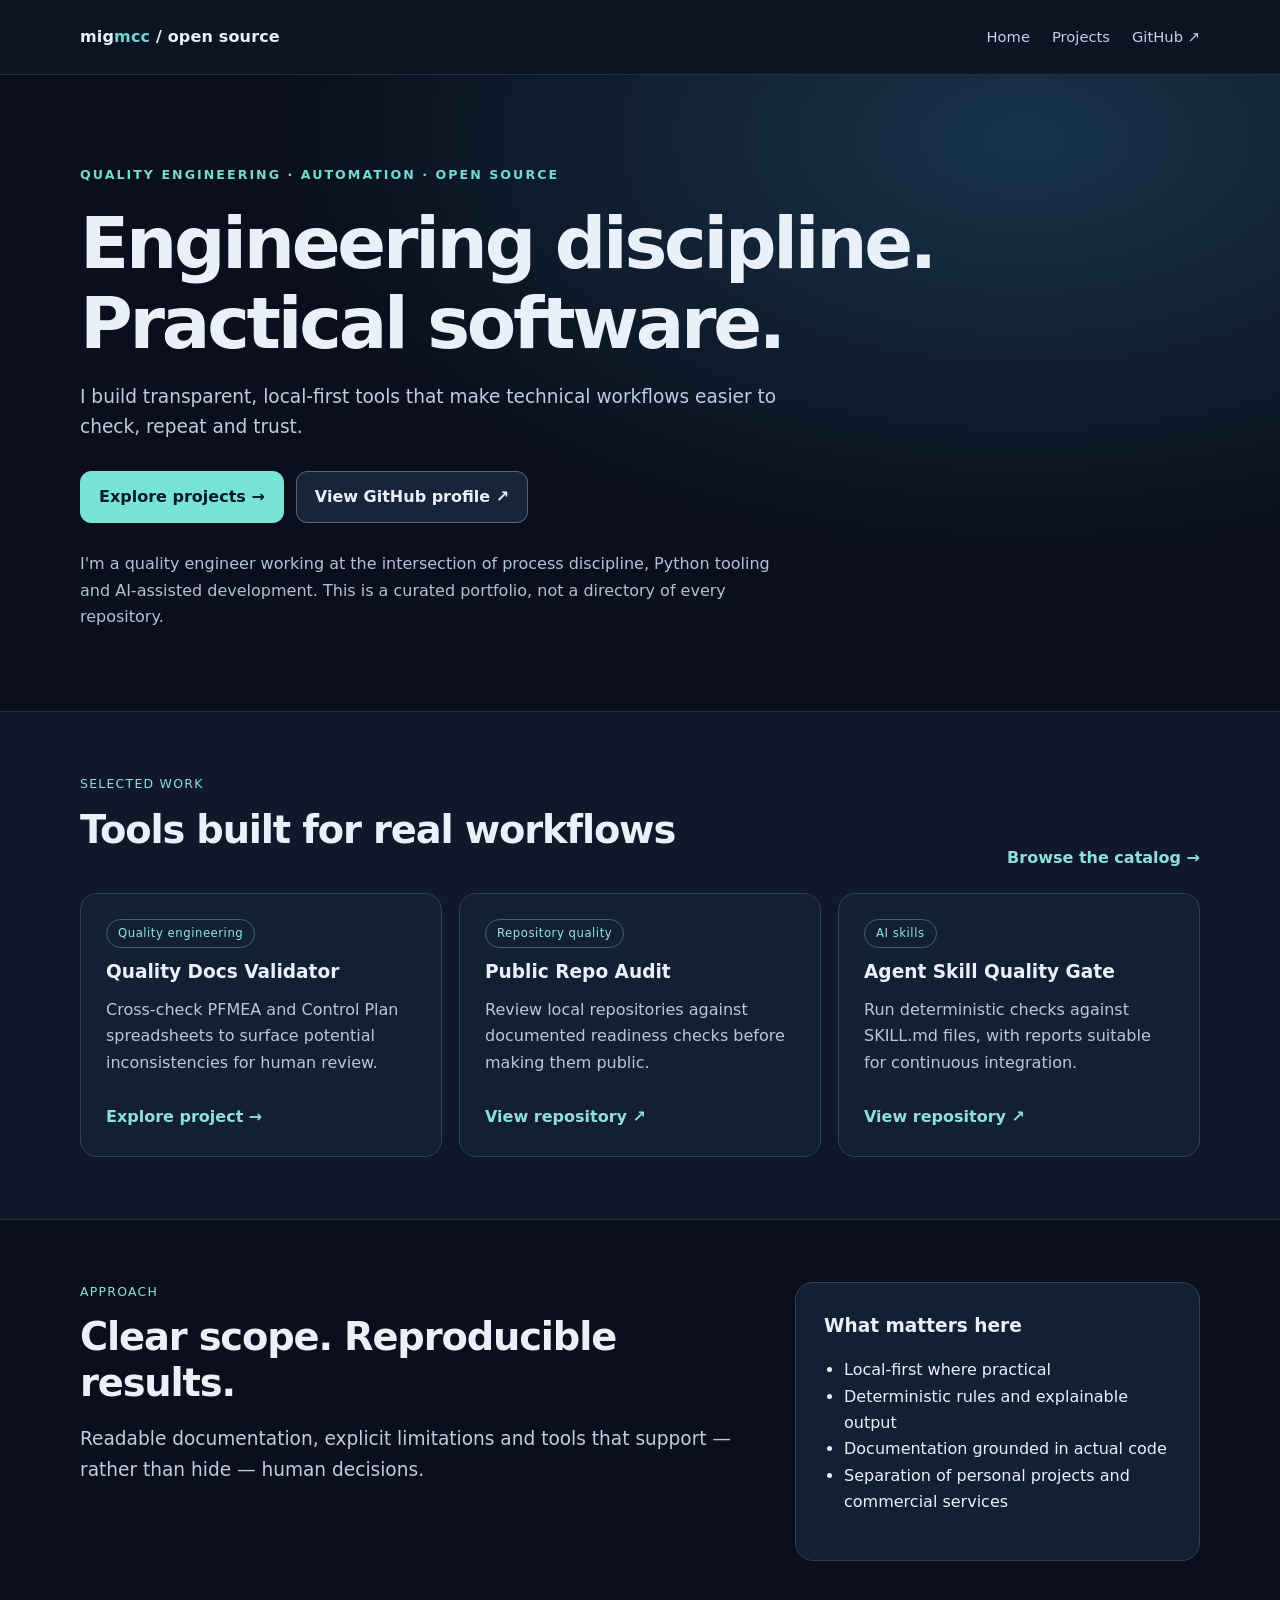
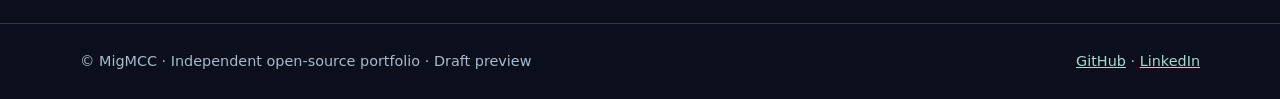
<file: portal-preview/index.html>
<!doctype html><html lang="en"><head><meta charset="utf-8"><meta name="viewport" content="width=device-width,initial-scale=1"><meta name="robots" content="noindex,nofollow"><meta name="theme-color" content="#0a0f1b"><title>MigMCC | Quality Engineering & Open-Source Developer Tools</title><meta name="description" content="Explore open-source developer tools for quality engineering, software audits, and AI-assisted workflows by Miguel, based in Portugal."><link rel="stylesheet" href="assets/site.css"></head><body><header class="top"><nav class="shell nav" aria-label="Main navigation"><a class="brand" href="index.html">mig<span>mcc</span> / open source</a><div class="navlinks"><a href="index.html" aria-current="page">Home</a><a href="projects/index.html">Projects</a><a href="https://github.com/migmcc">GitHub ↗</a></div></nav></header><main><section class="hero"><div class="shell"><div class="kicker">Quality engineering · Automation · Open source</div><h1>Engineering discipline. Practical software.</h1><p class="lead">I build transparent, local-first tools that make technical workflows easier to check, repeat and trust.</p><div class="actions"><a class="button primary" href="projects/index.html">Explore projects →</a><a class="button" href="https://github.com/migmcc">View GitHub profile ↗</a></div><p class="intro">I'm a quality engineer working at the intersection of process discipline, Python tooling and AI-assisted development. This is a curated portfolio, not a directory of every repository.</p></div></section><section class="section muted"><div class="shell"><div class="section-head"><div><div class="overline">Selected work</div><h2>Tools built for real workflows</h2></div><a class="textlink" href="projects/index.html">Browse the catalog →</a></div><div class="grid"><article class="card"><div><span class="tag">Quality engineering</span></div><h3>Quality Docs Validator</h3><p>Cross-check PFMEA and Control Plan spreadsheets to surface potential inconsistencies for human review.</p><a class="textlink" href="projects/quality-docs-validator/index.html">Explore project →</a></article><article class="card"><div><span class="tag">Repository quality</span></div><h3>Public Repo Audit</h3><p>Review local repositories against documented readiness checks before making them public.</p><a class="textlink" href="https://github.com/migmcc/public-repo-audit">View repository ↗</a></article><article class="card"><div><span class="tag">AI skills</span></div><h3>Agent Skill Quality Gate</h3><p>Run deterministic checks against SKILL.md files, with reports suitable for continuous integration.</p><a class="textlink" href="https://github.com/migmcc/agent-skill-quality-gate">View repository ↗</a></article></div></div></section><section class="section"><div class="shell two"><div><div class="overline">Approach</div><h2>Clear scope. Reproducible results.</h2><p class="lead">Readable documentation, explicit limitations and tools that support — rather than hide — human decisions.</p></div><aside class="panel"><h3>What matters here</h3><ul><li>Local-first where practical</li><li>Deterministic rules and explainable output</li><li>Documentation grounded in actual code</li><li>Separation of personal projects and commercial services</li></ul></aside></div></section></main><footer class="footer"><div class="shell footer-inner"><span>© MigMCC · Independent open-source portfolio · Draft preview</span><span><a href="https://github.com/migmcc">GitHub</a> · <a href="https://www.linkedin.com/in/miguelavs">LinkedIn</a></span></div></footer></body></html>
</file>
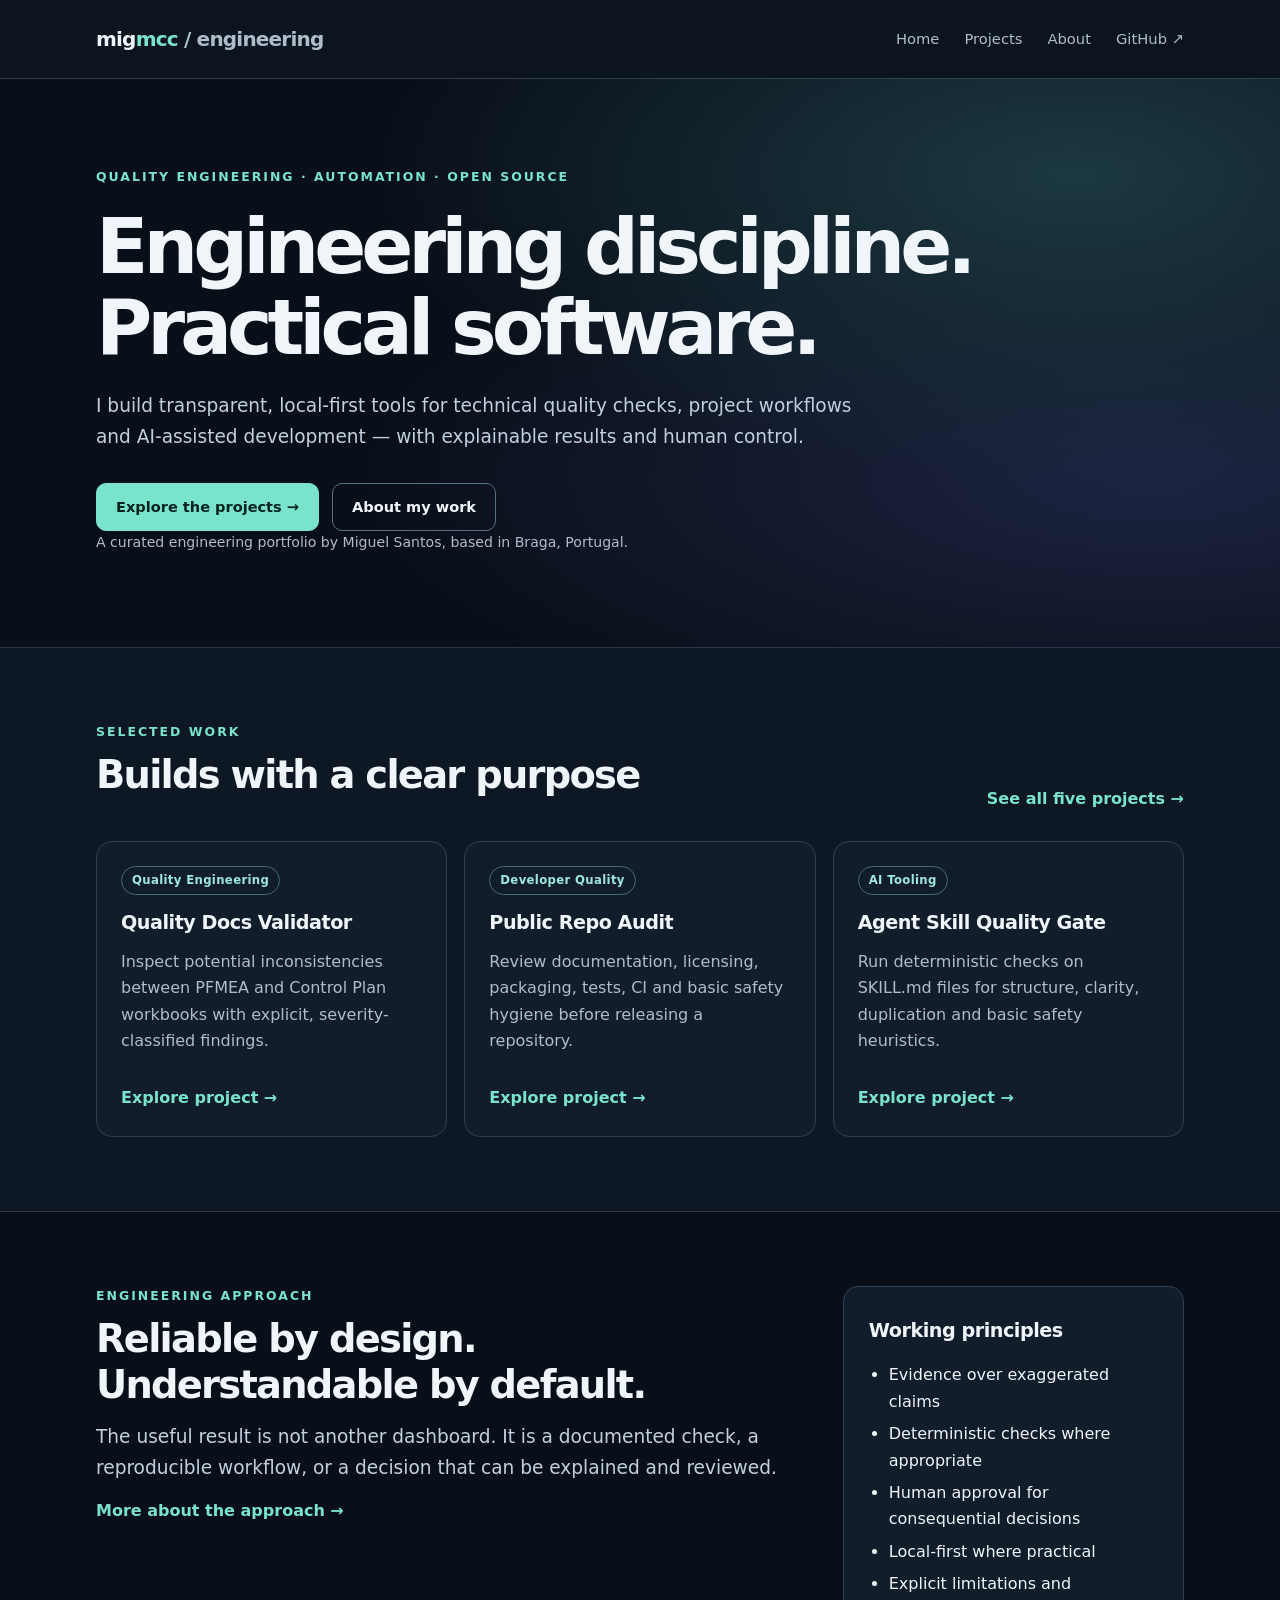
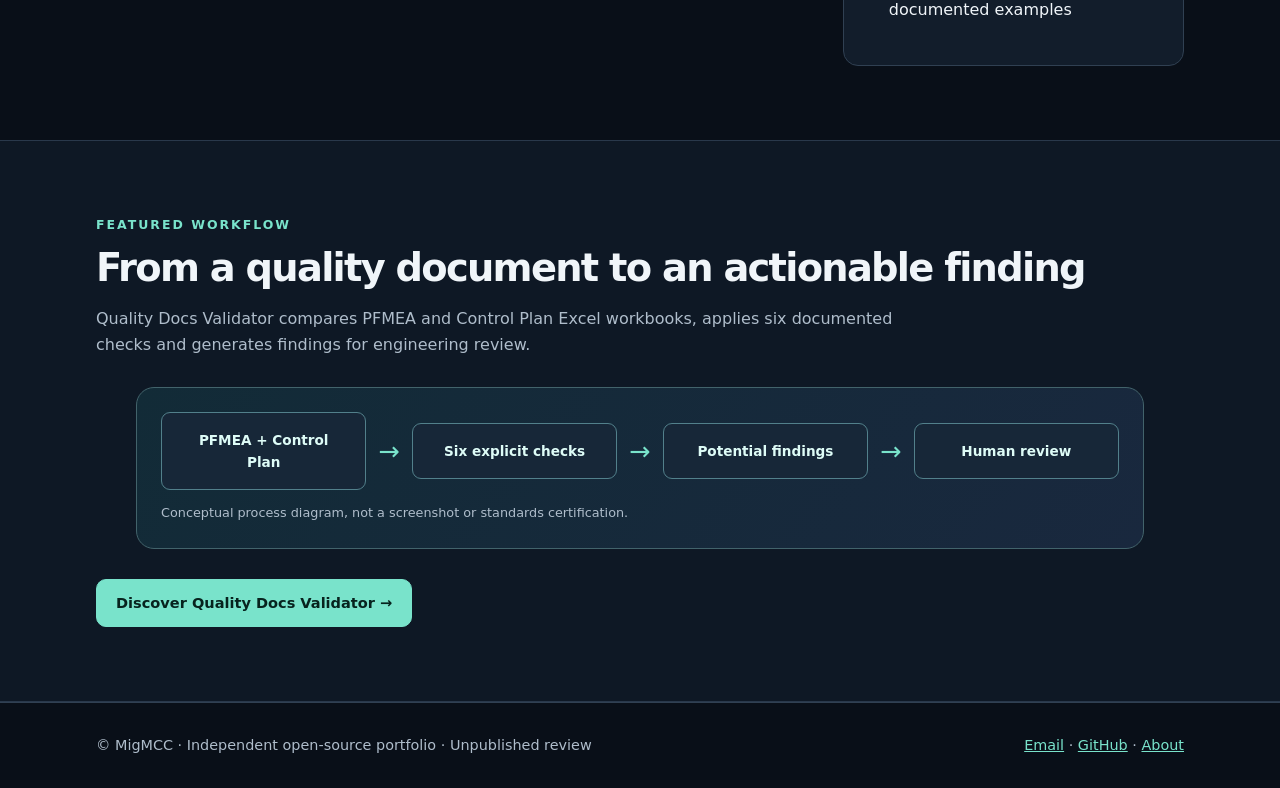
<file: site/index.html>
<!doctype html><html lang="en"><head><meta charset="utf-8"><meta name="viewport" content="width=device-width,initial-scale=1"><meta name="theme-color" content="#090f18"><meta name="description" content="Open-source projects in quality engineering, Python validation and controlled AI-assisted development."><meta name="robots" content="index,follow"><meta property="og:title" content="Engineering discipline. Practical software."><meta property="og:description" content="Open-source projects in quality engineering, Python validation and controlled AI-assisted development."><meta property="og:type" content="website"><title>Engineering discipline. Practical software. | MigMCC</title><link rel="stylesheet" href="assets/site.css"><link rel="canonical" href="https://migmcc.github.io/"><meta property="og:url" content="https://migmcc.github.io/"><meta property="og:site_name" content="MigMCC Engineering"><script type="application/ld+json">{"@context":"https://schema.org","@type":"WebSite","name":"MigMCC Engineering","url":"https://migmcc.github.io/","description":"Engineering quality, open-source Python tools and governed AI workflows","author":{"@type":"Person","name":"Miguel Santos","url":"https://github.com/migmcc"}}</script></head><body><a class="skip" href="#main">Skip to content</a><header class="nav"><nav class="wrap nav-inner" aria-label="Main navigation"><a class="brand" href="index.html">mig<i>mcc</i><span class="muted"> / engineering</span></a><div class="menu"><a href="index.html">Home</a><a href="projects/index.html">Projects</a><a href="about/index.html">About</a><a href="https://github.com/migmcc" rel="noopener noreferrer">GitHub ↗</a></div></nav></header><main id="main"><section class="hero"><div class="wrap"><div class="eyebrow">Quality Engineering · Automation · Open Source</div><h1>Engineering discipline.<br>Practical software.</h1><p class="lead">I build transparent, local-first tools for technical quality checks, project workflows and AI-assisted development — with explainable results and human control.</p><div class="actions"><a class="button primary" href="projects/index.html">Explore the projects →</a><a class="button" href="about/index.html">About my work</a></div><p class="muted small">A curated engineering portfolio by Miguel Santos, based in Braga, Portugal.</p></div></section><section class="section alt"><div class="wrap"><div class="section-head"><div><div class="eyebrow">Selected work</div><h2>Builds with a clear purpose</h2></div><a class="link" href="projects/index.html">See all five projects →</a></div><div class="grid"><article class="card" data-title="quality docs validator quality engineering inspect potential inconsistencies between pfmea and control plan workbooks with explicit, severity-classified findings. python pfmea control plan"><div><span class="tag">Quality Engineering</span></div><h3>Quality Docs Validator</h3><p>Inspect potential inconsistencies between PFMEA and Control Plan workbooks with explicit, severity-classified findings.</p><a class="link" href="projects/quality-docs-validator/index.html" aria-label="Explore Quality Docs Validator">Explore project →</a></article><article class="card" data-title="public repo audit developer quality review documentation, licensing, packaging, tests, ci and basic safety hygiene before releasing a repository. python github cli"><div><span class="tag">Developer Quality</span></div><h3>Public Repo Audit</h3><p>Review documentation, licensing, packaging, tests, CI and basic safety hygiene before releasing a repository.</p><a class="link" href="projects/public-repo-audit/index.html" aria-label="Explore Public Repo Audit">Explore project →</a></article><article class="card" data-title="agent skill quality gate ai tooling run deterministic checks on skill.md files for structure, clarity, duplication and basic safety heuristics. ai agents skill.md ci"><div><span class="tag">AI Tooling</span></div><h3>Agent Skill Quality Gate</h3><p>Run deterministic checks on SKILL.md files for structure, clarity, duplication and basic safety heuristics.</p><a class="link" href="projects/agent-skill-quality-gate/index.html" aria-label="Explore Agent Skill Quality Gate">Explore project →</a></article></div></div></section><section class="section"><div class="wrap wide"><div><div class="eyebrow">Engineering approach</div><h2>Reliable by design. Understandable by default.</h2><p class="lead">The useful result is not another dashboard. It is a documented check, a reproducible workflow, or a decision that can be explained and reviewed.</p><a class="link" href="about/index.html">More about the approach →</a></div><aside class="panel"><h3>Working principles</h3><ul><li>Evidence over exaggerated claims</li><li>Deterministic checks where appropriate</li><li>Human approval for consequential decisions</li><li>Local-first where practical</li><li>Explicit limitations and documented examples</li></ul></aside></div></section><section class="section alt"><div class="wrap"><div class="eyebrow">Featured workflow</div><h2>From a quality document to an actionable finding</h2><p class="muted detail">Quality Docs Validator compares PFMEA and Control Plan Excel workbooks, applies six documented checks and generates findings for engineering review.</p><figure class="visual"><div class="pipe"><div class="node">PFMEA + Control Plan</div><span class="arrow" aria-hidden="true">→</span><div class="node">Six explicit checks</div><span class="arrow" aria-hidden="true">→</span><div class="node">Potential findings</div><span class="arrow" aria-hidden="true">→</span><div class="node">Human review</div></div><figcaption>Conceptual process diagram, not a screenshot or standards certification.</figcaption></figure><div class="actions"><a class="button primary" href="projects/quality-docs-validator/index.html">Discover Quality Docs Validator →</a></div></div></section></main><footer class="footer"><div class="wrap flex"><span>© MigMCC · Independent open-source portfolio · Unpublished review</span><span><a href="mailto:migmcc@gmail.com">Email</a> · <a href="https://github.com/migmcc">GitHub</a> · <a href="about/index.html">About</a></span></div></footer></body></html>
</file>
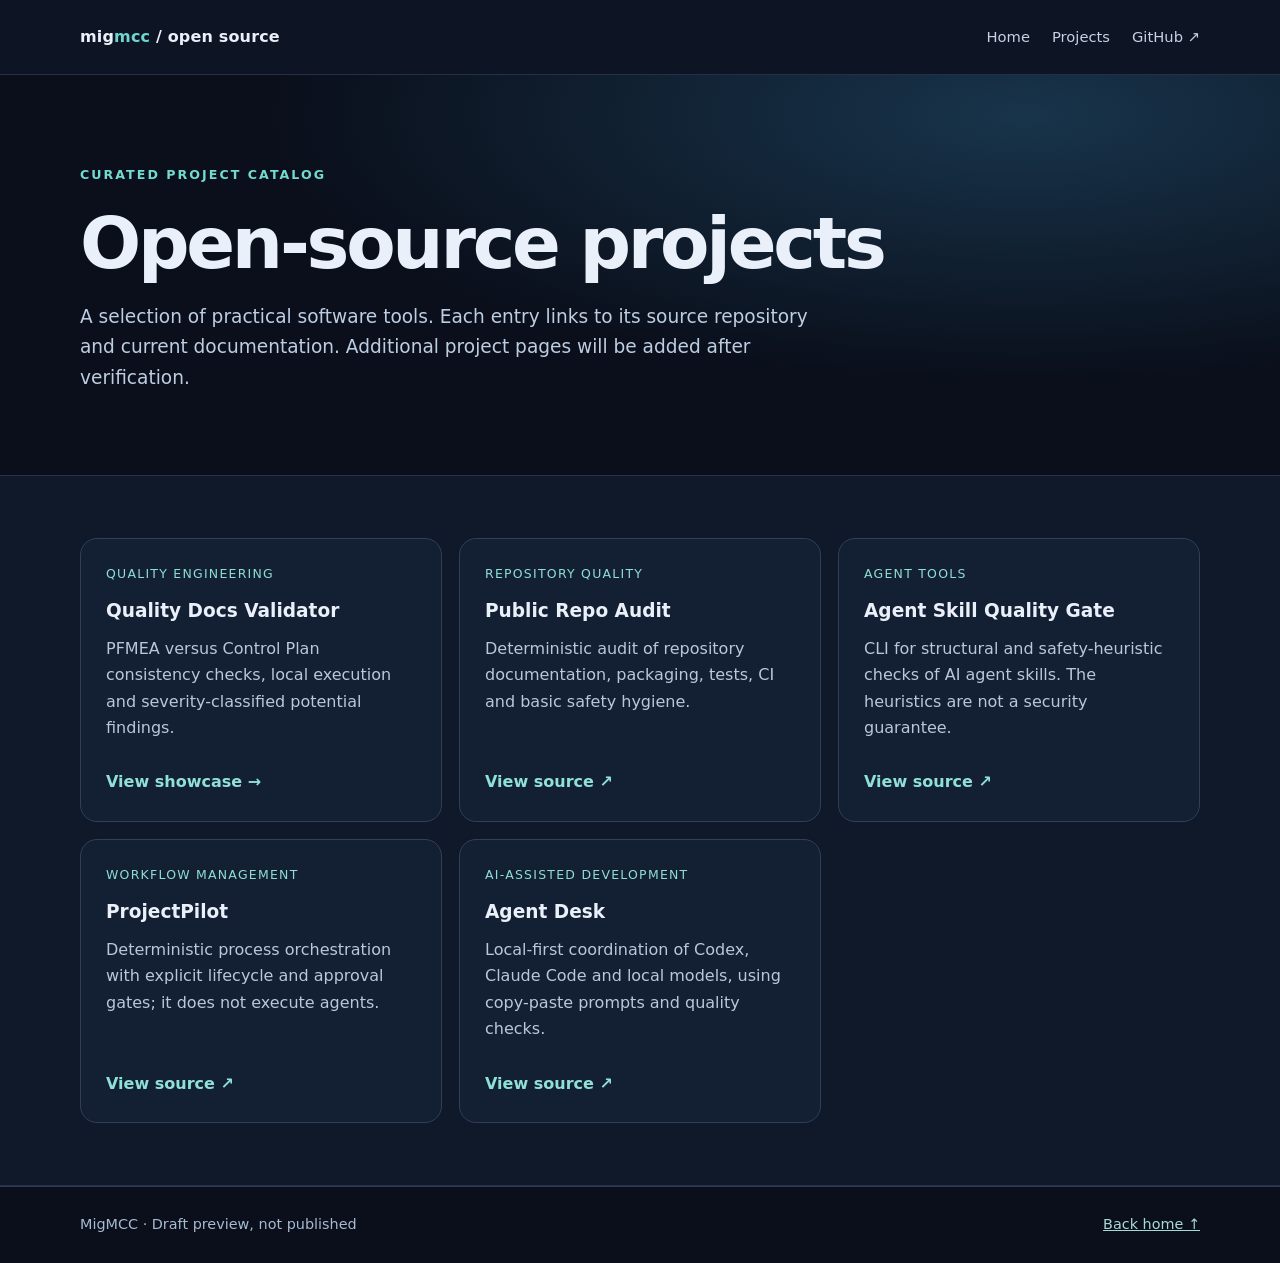
<file: portal-preview/projects/index.html>
<!doctype html><html lang="en"><head><meta charset="utf-8"><meta name="viewport" content="width=device-width,initial-scale=1"><meta name="robots" content="noindex,nofollow"><meta name="theme-color" content="#0a0f1b"><title>Open-Source Projects | MigMCC</title><meta name="description" content="Browse selected open-source projects for quality engineering, repository auditing and AI development workflows."><link rel="stylesheet" href="../assets/site.css"></head><body><header class="top"><nav class="shell nav" aria-label="Main navigation"><a class="brand" href="../index.html">mig<span>mcc</span> / open source</a><div class="navlinks"><a href="../index.html">Home</a><a href="index.html" aria-current="page">Projects</a><a href="https://github.com/migmcc">GitHub ↗</a></div></nav></header><main><section class="hero"><div class="shell"><div class="kicker">Curated project catalog</div><h1>Open-source projects</h1><p class="lead">A selection of practical software tools. Each entry links to its source repository and current documentation. Additional project pages will be added after verification.</p></div></section><section class="section muted"><div class="shell"><div class="grid"><article class="card"><span class="overline">Quality engineering</span><h3>Quality Docs Validator</h3><p>PFMEA versus Control Plan consistency checks, local execution and severity-classified potential findings.</p><a class="textlink" href="quality-docs-validator/index.html">View showcase →</a></article><article class="card"><span class="overline">Repository quality</span><h3>Public Repo Audit</h3><p>Deterministic audit of repository documentation, packaging, tests, CI and basic safety hygiene.</p><a class="textlink" href="https://github.com/migmcc/public-repo-audit">View source ↗</a></article><article class="card"><span class="overline">Agent tools</span><h3>Agent Skill Quality Gate</h3><p>CLI for structural and safety-heuristic checks of AI agent skills. The heuristics are not a security guarantee.</p><a class="textlink" href="https://github.com/migmcc/agent-skill-quality-gate">View source ↗</a></article><article class="card"><span class="overline">Workflow management</span><h3>ProjectPilot</h3><p>Deterministic process orchestration with explicit lifecycle and approval gates; it does not execute agents.</p><a class="textlink" href="https://github.com/migmcc/project-pilot">View source ↗</a></article><article class="card"><span class="overline">AI-assisted development</span><h3>Agent Desk</h3><p>Local-first coordination of Codex, Claude Code and local models, using copy-paste prompts and quality checks.</p><a class="textlink" href="https://github.com/migmcc/AgentDesk">View source ↗</a></article></div></div></section></main><footer class="footer"><div class="shell footer-inner"><span>MigMCC · Draft preview, not published</span><a href="../index.html">Back home ↑</a></div></footer></body></html>
</file>
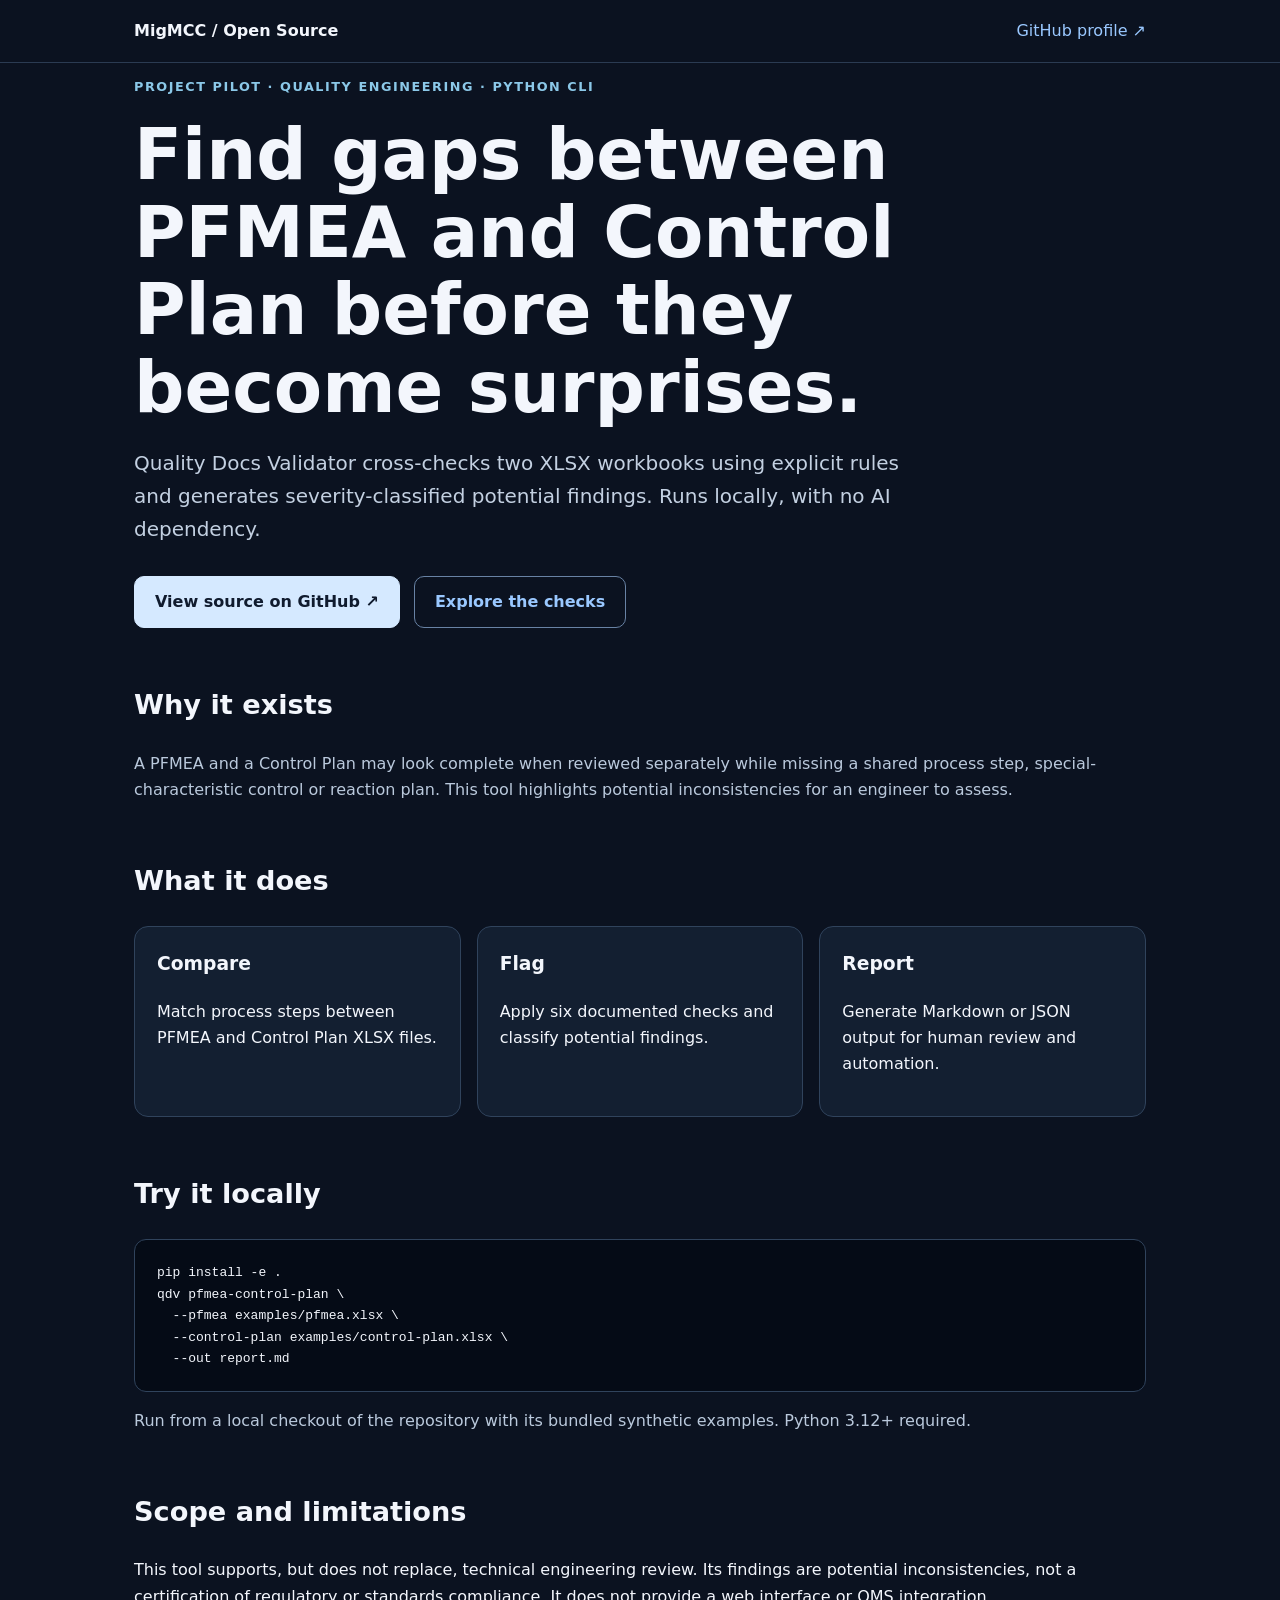
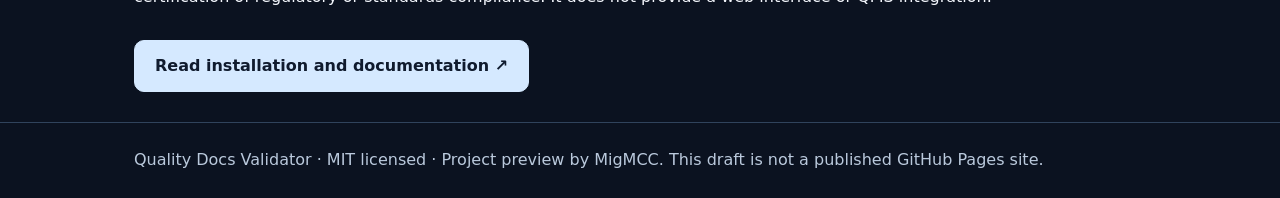
<file: prototypes/quality-docs-validator/index.html>
<!doctype html>
<html lang="en"><head><meta charset="utf-8"><meta name="viewport" content="width=device-width, initial-scale=1">
<title>Quality Docs Validator — PFMEA & Control Plan consistency | Miguel</title>
<meta name="description" content="Local-first Python CLI to identify potential PFMEA and Control Plan inconsistencies in XLSX workbooks. Explicit checks, severity-classified findings and reports.">
<meta name="robots" content="noindex,nofollow">
<style>
:root{color-scheme:dark;font-family:system-ui,-apple-system,Segoe UI,sans-serif;background:#0b1220;color:#f3f6fc}*{box-sizing:border-box}body{margin:0;line-height:1.65}a{color:#9ac8ff}a:focus-visible{outline:3px solid #fbbf24;outline-offset:3px}.wrap{max-width:1060px;margin:auto;padding:0 24px}header{border-bottom:1px solid #2b3b52;padding:18px 0}nav{display:flex;justify-content:space-between;gap:20px;flex-wrap:wrap}nav a{text-decoration:none}main{padding:72px 0}h1{font-size:clamp(2.4rem,6vw,4.4rem);line-height:1.1;max-width:850px;margin:20px 0}h2{font-size:1.7rem;margin-top:55px}.eyebrow{letter-spacing:.12em;text-transform:uppercase;color:#8bc8e8;font-size:.8rem;font-weight:700}.lead{font-size:1.25rem;color:#c3d0e1;max-width:780px}.actions{display:flex;gap:14px;flex-wrap:wrap;margin:30px 0}.btn{display:inline-block;padding:12px 20px;border:1px solid #6882a4;border-radius:10px;text-decoration:none;font-weight:650}.primary{background:#d5e9ff;color:#101b2e;border-color:#d5e9ff}.grid{display:grid;grid-template-columns:repeat(3,minmax(0,1fr));gap:16px}.card{border:1px solid #30435c;border-radius:14px;padding:22px;background:#131f31}.card h3{margin-top:0}.muted{color:#bac9dc}pre{white-space:pre-wrap;overflow-wrap:anywhere;background:#050b16;border:1px solid #30435c;border-radius:12px;padding:22px}footer{border-top:1px solid #30435c;padding:24px 0;color:#bac9dc}@media(max-width:700px){.grid{grid-template-columns:1fr}main{padding:42px 0}}
</style></head><body><header><div class="wrap"><nav><strong>MigMCC / Open Source</strong><a href="https://github.com/migmcc">GitHub profile ↗</a></nav></div></header>
<main class="wrap"><p class="eyebrow">Project pilot · Quality Engineering · Python CLI</p><h1>Find gaps between PFMEA and Control Plan before they become surprises.</h1>
<p class="lead">Quality Docs Validator cross-checks two XLSX workbooks using explicit rules and generates severity-classified potential findings. Runs locally, with no AI dependency.</p>
<div class="actions"><a class="btn primary" href="https://github.com/migmcc/quality-docs-validator">View source on GitHub ↗</a><a class="btn" href="https://github.com/migmcc/quality-docs-validator/blob/main/docs/FINDINGS.md">Explore the checks</a></div>
<h2>Why it exists</h2><p class="muted">A PFMEA and a Control Plan may look complete when reviewed separately while missing a shared process step, special-characteristic control or reaction plan. This tool highlights potential inconsistencies for an engineer to assess.</p>
<h2>What it does</h2><div class="grid"><section class="card"><h3>Compare</h3><p>Match process steps between PFMEA and Control Plan XLSX files.</p></section><section class="card"><h3>Flag</h3><p>Apply six documented checks and classify potential findings.</p></section><section class="card"><h3>Report</h3><p>Generate Markdown or JSON output for human review and automation.</p></section></div>
<h2>Try it locally</h2><pre><code>pip install -e .
qdv pfmea-control-plan \
  --pfmea examples/pfmea.xlsx \
  --control-plan examples/control-plan.xlsx \
  --out report.md</code></pre><p class="muted">Run from a local checkout of the repository with its bundled synthetic examples. Python 3.12+ required.</p>
<h2>Scope and limitations</h2><p>This tool supports, but does not replace, technical engineering review. Its findings are potential inconsistencies, not a certification of regulatory or standards compliance. It does not provide a web interface or QMS integration.</p>
<div class="actions"><a class="btn primary" href="https://github.com/migmcc/quality-docs-validator/blob/main/README.md">Read installation and documentation ↗</a></div>
</main><footer><div class="wrap">Quality Docs Validator · MIT licensed · Project preview by MigMCC. This draft is not a published GitHub Pages site.</div></footer></body></html>
</file>
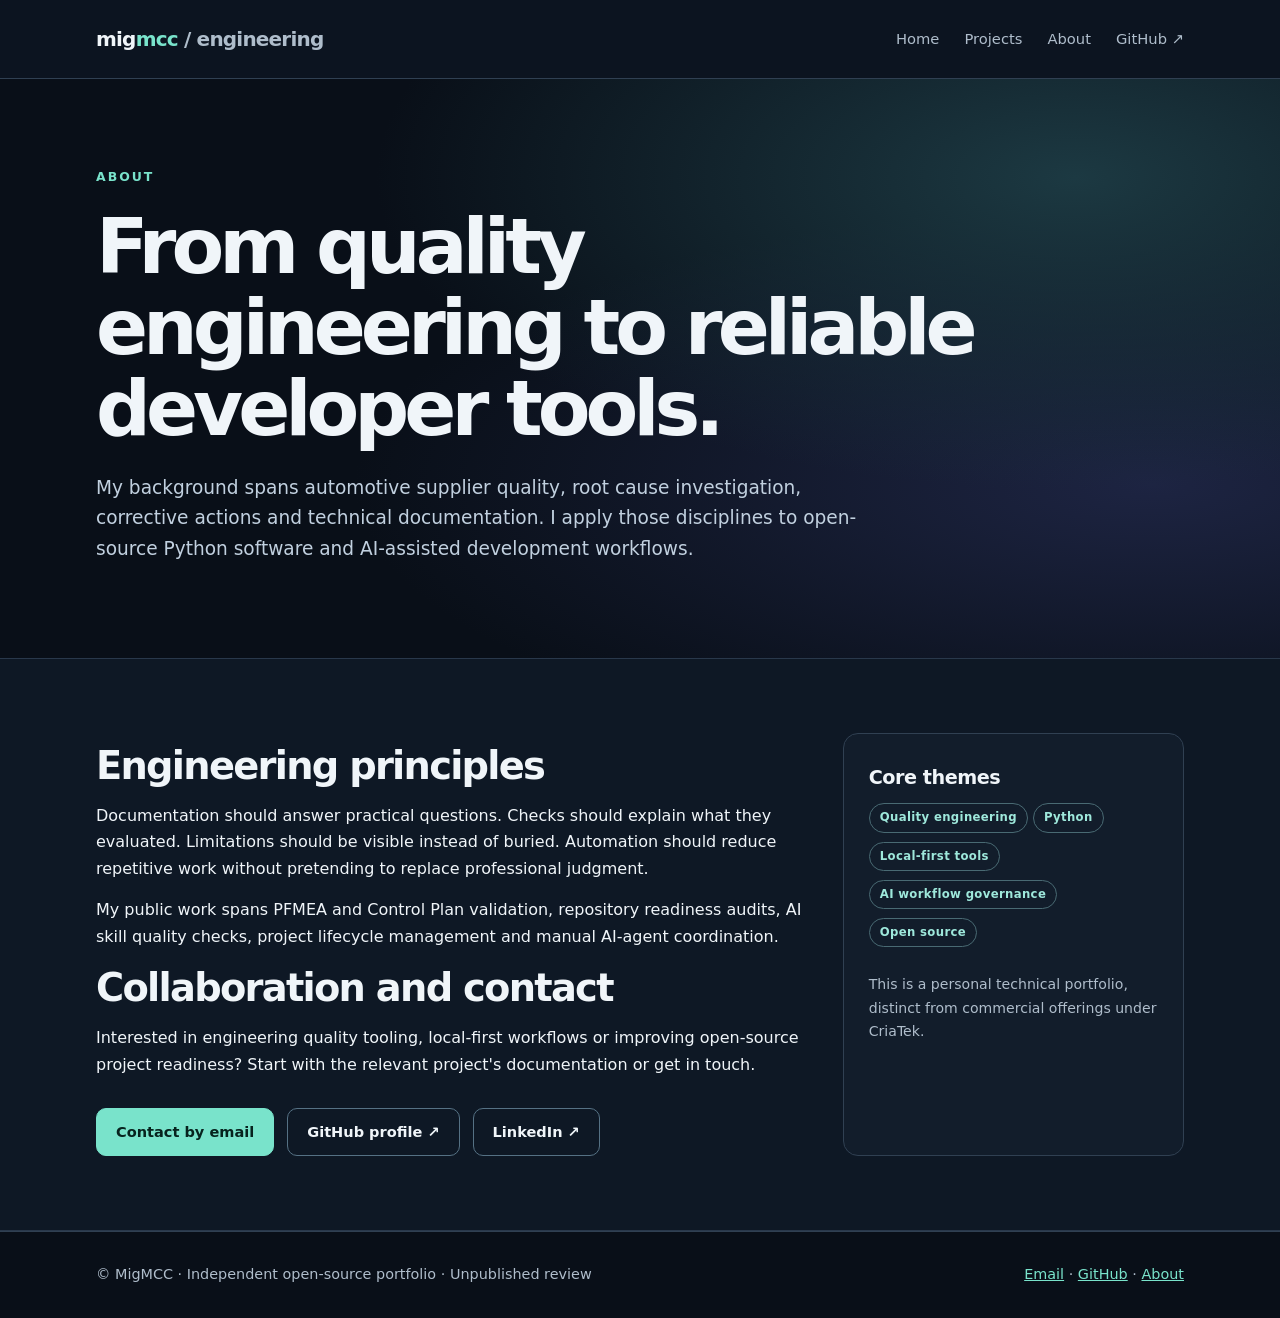
<file: site/about/index.html>
<!doctype html><html lang="en"><head><meta charset="utf-8"><meta name="viewport" content="width=device-width,initial-scale=1"><meta name="theme-color" content="#090f18"><meta name="description" content="Background and engineering principles behind MigMCC's open-source tooling."><meta name="robots" content="index,follow"><meta property="og:title" content="About"><meta property="og:description" content="Background and engineering principles behind MigMCC's open-source tooling."><meta property="og:type" content="website"><title>About | MigMCC</title><link rel="stylesheet" href="../assets/site.css"><link rel="canonical" href="https://migmcc.github.io/about/"><meta property="og:url" content="https://migmcc.github.io/about/"><meta property="og:site_name" content="MigMCC Engineering"></head><body><a class="skip" href="#main">Skip to content</a><header class="nav"><nav class="wrap nav-inner" aria-label="Main navigation"><a class="brand" href="../index.html">mig<i>mcc</i><span class="muted"> / engineering</span></a><div class="menu"><a href="../index.html">Home</a><a href="../projects/index.html">Projects</a><a href="../about/index.html">About</a><a href="https://github.com/migmcc" rel="noopener noreferrer">GitHub ↗</a></div></nav></header><main id="main"><section class="hero"><div class="wrap"><div class="eyebrow">About</div><h1>From quality engineering to reliable developer tools.</h1><p class="lead">My background spans automotive supplier quality, root cause investigation, corrective actions and technical documentation. I apply those disciplines to open-source Python software and AI-assisted development workflows.</p></div></section><section class="section alt"><div class="wrap wide"><div><h2>Engineering principles</h2><p>Documentation should answer practical questions. Checks should explain what they evaluated. Limitations should be visible instead of buried. Automation should reduce repetitive work without pretending to replace professional judgment.</p><p>My public work spans PFMEA and Control Plan validation, repository readiness audits, AI skill quality checks, project lifecycle management and manual AI-agent coordination.</p><h2>Collaboration and contact</h2><p>Interested in engineering quality tooling, local-first workflows or improving open-source project readiness? Start with the relevant project's documentation or get in touch.</p><div class="actions"><a class="button primary" href="mailto:migmcc@gmail.com">Contact by email</a><a class="button" href="https://github.com/migmcc">GitHub profile ↗</a><a class="button" href="https://www.linkedin.com/in/miguelavs">LinkedIn ↗</a></div></div><aside class="panel"><h3>Core themes</h3><span class="tag">Quality engineering</span><span class="tag">Python</span><span class="tag">Local-first tools</span><span class="tag">AI workflow governance</span><span class="tag">Open source</span><p class="small muted" style="margin-top:17px">This is a personal technical portfolio, distinct from commercial offerings under CriaTek.</p></aside></div></section></main><footer class="footer"><div class="wrap flex"><span>© MigMCC · Independent open-source portfolio · Unpublished review</span><span><a href="mailto:migmcc@gmail.com">Email</a> · <a href="https://github.com/migmcc">GitHub</a> · <a href="../about/index.html">About</a></span></div></footer></body></html>
</file>
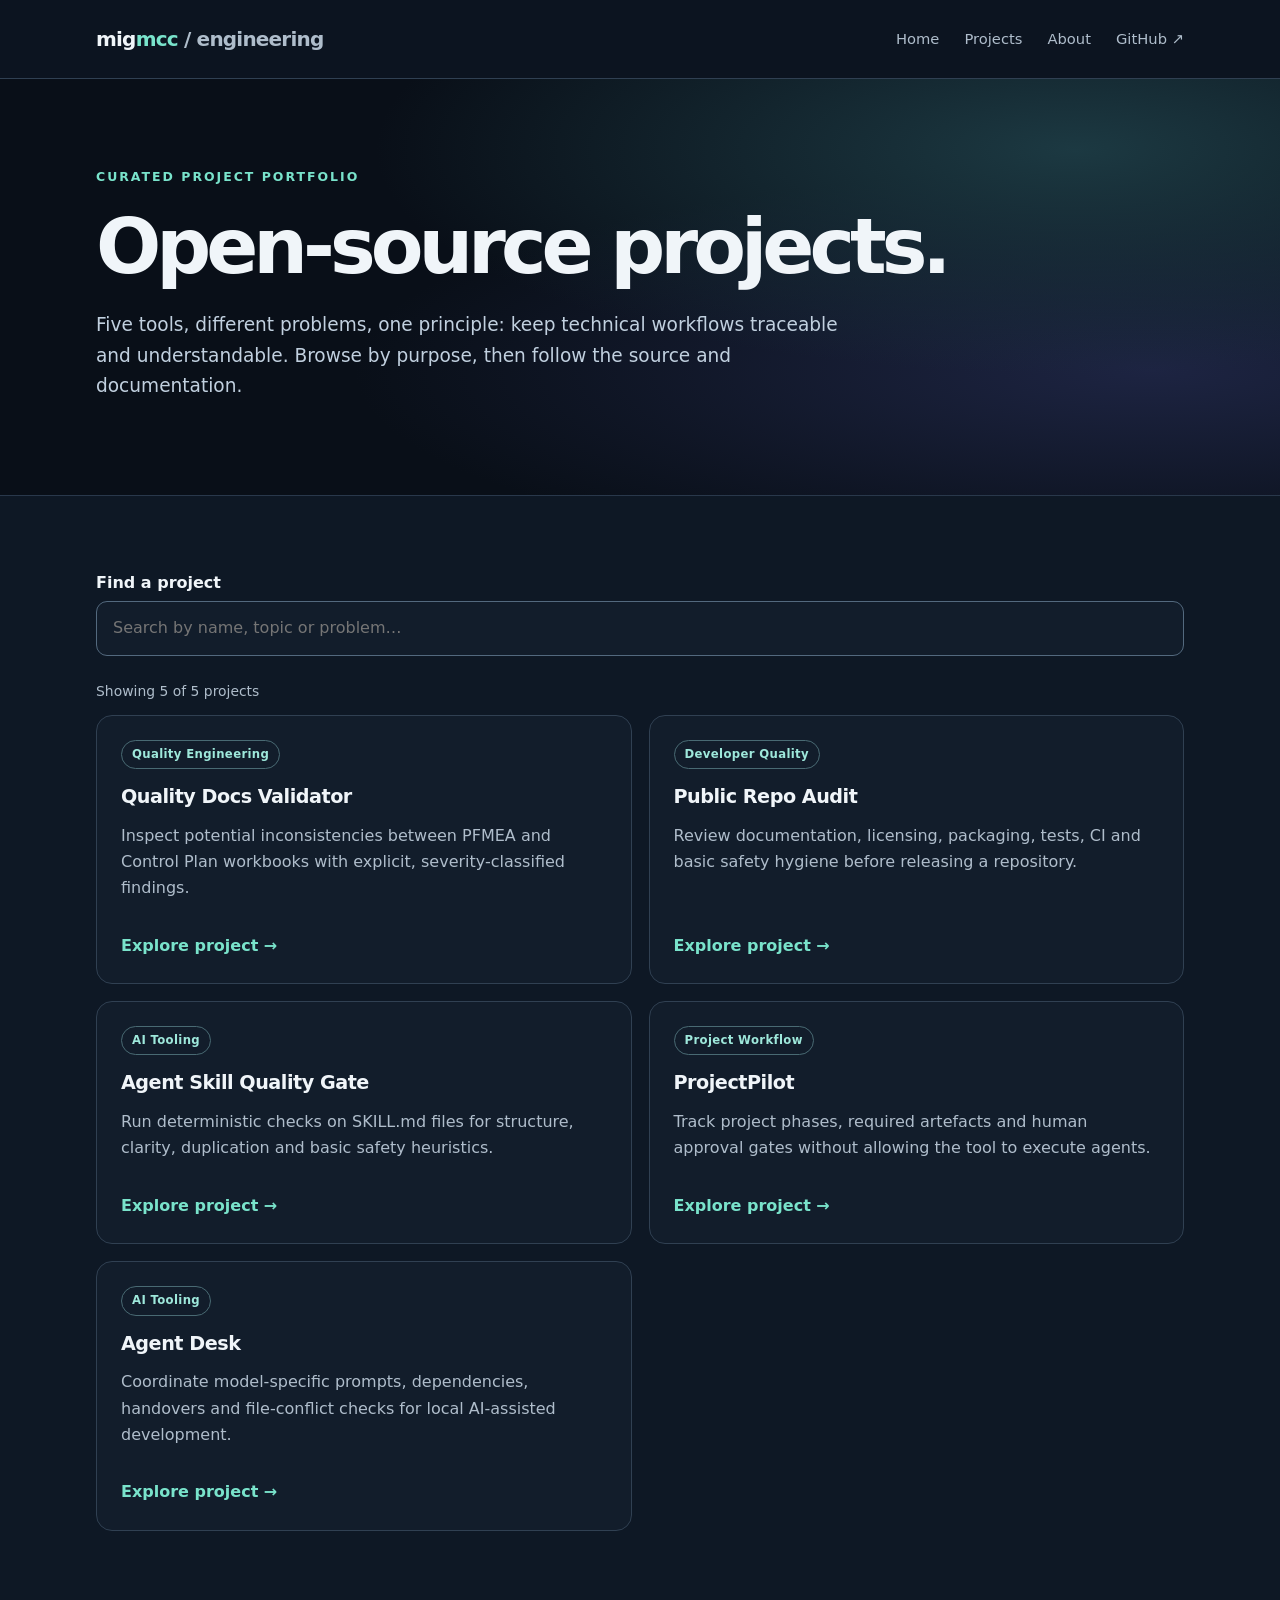
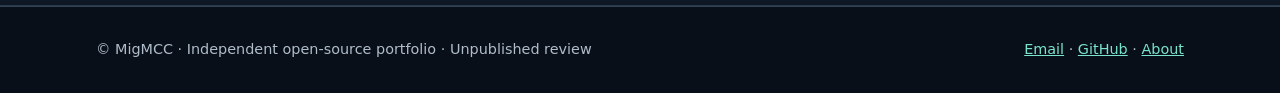
<file: site/projects/index.html>
<!doctype html><html lang="en"><head><meta charset="utf-8"><meta name="viewport" content="width=device-width,initial-scale=1"><meta name="theme-color" content="#090f18"><meta name="description" content="Explore selected projects in engineering quality checks, repository audit and local AI-assisted development."><meta name="robots" content="index,follow"><meta property="og:title" content="Projects"><meta property="og:description" content="Explore selected projects in engineering quality checks, repository audit and local AI-assisted development."><meta property="og:type" content="website"><title>Projects | MigMCC</title><link rel="stylesheet" href="../assets/site.css"><link rel="canonical" href="https://migmcc.github.io/projects/"><meta property="og:url" content="https://migmcc.github.io/projects/"><meta property="og:site_name" content="MigMCC Engineering"></head><body><a class="skip" href="#main">Skip to content</a><header class="nav"><nav class="wrap nav-inner" aria-label="Main navigation"><a class="brand" href="../index.html">mig<i>mcc</i><span class="muted"> / engineering</span></a><div class="menu"><a href="../index.html">Home</a><a href="../projects/index.html">Projects</a><a href="../about/index.html">About</a><a href="https://github.com/migmcc" rel="noopener noreferrer">GitHub ↗</a></div></nav></header><main id="main"><section class="hero"><div class="wrap"><div class="eyebrow">Curated project portfolio</div><h1>Open-source projects.</h1><p class="lead">Five tools, different problems, one principle: keep technical workflows traceable and understandable. Browse by purpose, then follow the source and documentation.</p></div></section><section class="section alt"><div class="wrap"><label for="project-search"><strong>Find a project</strong></label><input id="project-search" class="filter" type="search" placeholder="Search by name, topic or problem…" autocomplete="off" aria-describedby="result-count"><p class="counter" id="result-count" aria-live="polite">Showing 5 projects</p><div class="grid cards2" id="project-grid"><article class="card" data-title="quality docs validator quality engineering inspect potential inconsistencies between pfmea and control plan workbooks with explicit, severity-classified findings. python pfmea control plan"><div><span class="tag">Quality Engineering</span></div><h3>Quality Docs Validator</h3><p>Inspect potential inconsistencies between PFMEA and Control Plan workbooks with explicit, severity-classified findings.</p><a class="link" href="../projects/quality-docs-validator/index.html" aria-label="Explore Quality Docs Validator">Explore project →</a></article><article class="card" data-title="public repo audit developer quality review documentation, licensing, packaging, tests, ci and basic safety hygiene before releasing a repository. python github cli"><div><span class="tag">Developer Quality</span></div><h3>Public Repo Audit</h3><p>Review documentation, licensing, packaging, tests, CI and basic safety hygiene before releasing a repository.</p><a class="link" href="../projects/public-repo-audit/index.html" aria-label="Explore Public Repo Audit">Explore project →</a></article><article class="card" data-title="agent skill quality gate ai tooling run deterministic checks on skill.md files for structure, clarity, duplication and basic safety heuristics. ai agents skill.md ci"><div><span class="tag">AI Tooling</span></div><h3>Agent Skill Quality Gate</h3><p>Run deterministic checks on SKILL.md files for structure, clarity, duplication and basic safety heuristics.</p><a class="link" href="../projects/agent-skill-quality-gate/index.html" aria-label="Explore Agent Skill Quality Gate">Explore project →</a></article><article class="card" data-title="projectpilot project workflow track project phases, required artefacts and human approval gates without allowing the tool to execute agents. python lifecycle local-first"><div><span class="tag">Project Workflow</span></div><h3>ProjectPilot</h3><p>Track project phases, required artefacts and human approval gates without allowing the tool to execute agents.</p><a class="link" href="../projects/project-pilot/index.html" aria-label="Explore ProjectPilot">Explore project →</a></article><article class="card" data-title="agent desk ai tooling coordinate model-specific prompts, dependencies, handovers and file-conflict checks for local ai-assisted development. codex claude code workflow"><div><span class="tag">AI Tooling</span></div><h3>Agent Desk</h3><p>Coordinate model-specific prompts, dependencies, handovers and file-conflict checks for local AI-assisted development.</p><a class="link" href="../projects/AgentDesk/index.html" aria-label="Explore Agent Desk">Explore project →</a></article></div><p id="empty-results" hidden>No projects match that search. Try another term.</p></div></section></main><script src="../assets/catalog.js" defer></script><footer class="footer"><div class="wrap flex"><span>© MigMCC · Independent open-source portfolio · Unpublished review</span><span><a href="mailto:migmcc@gmail.com">Email</a> · <a href="https://github.com/migmcc">GitHub</a> · <a href="../about/index.html">About</a></span></div></footer></body></html>
</file>
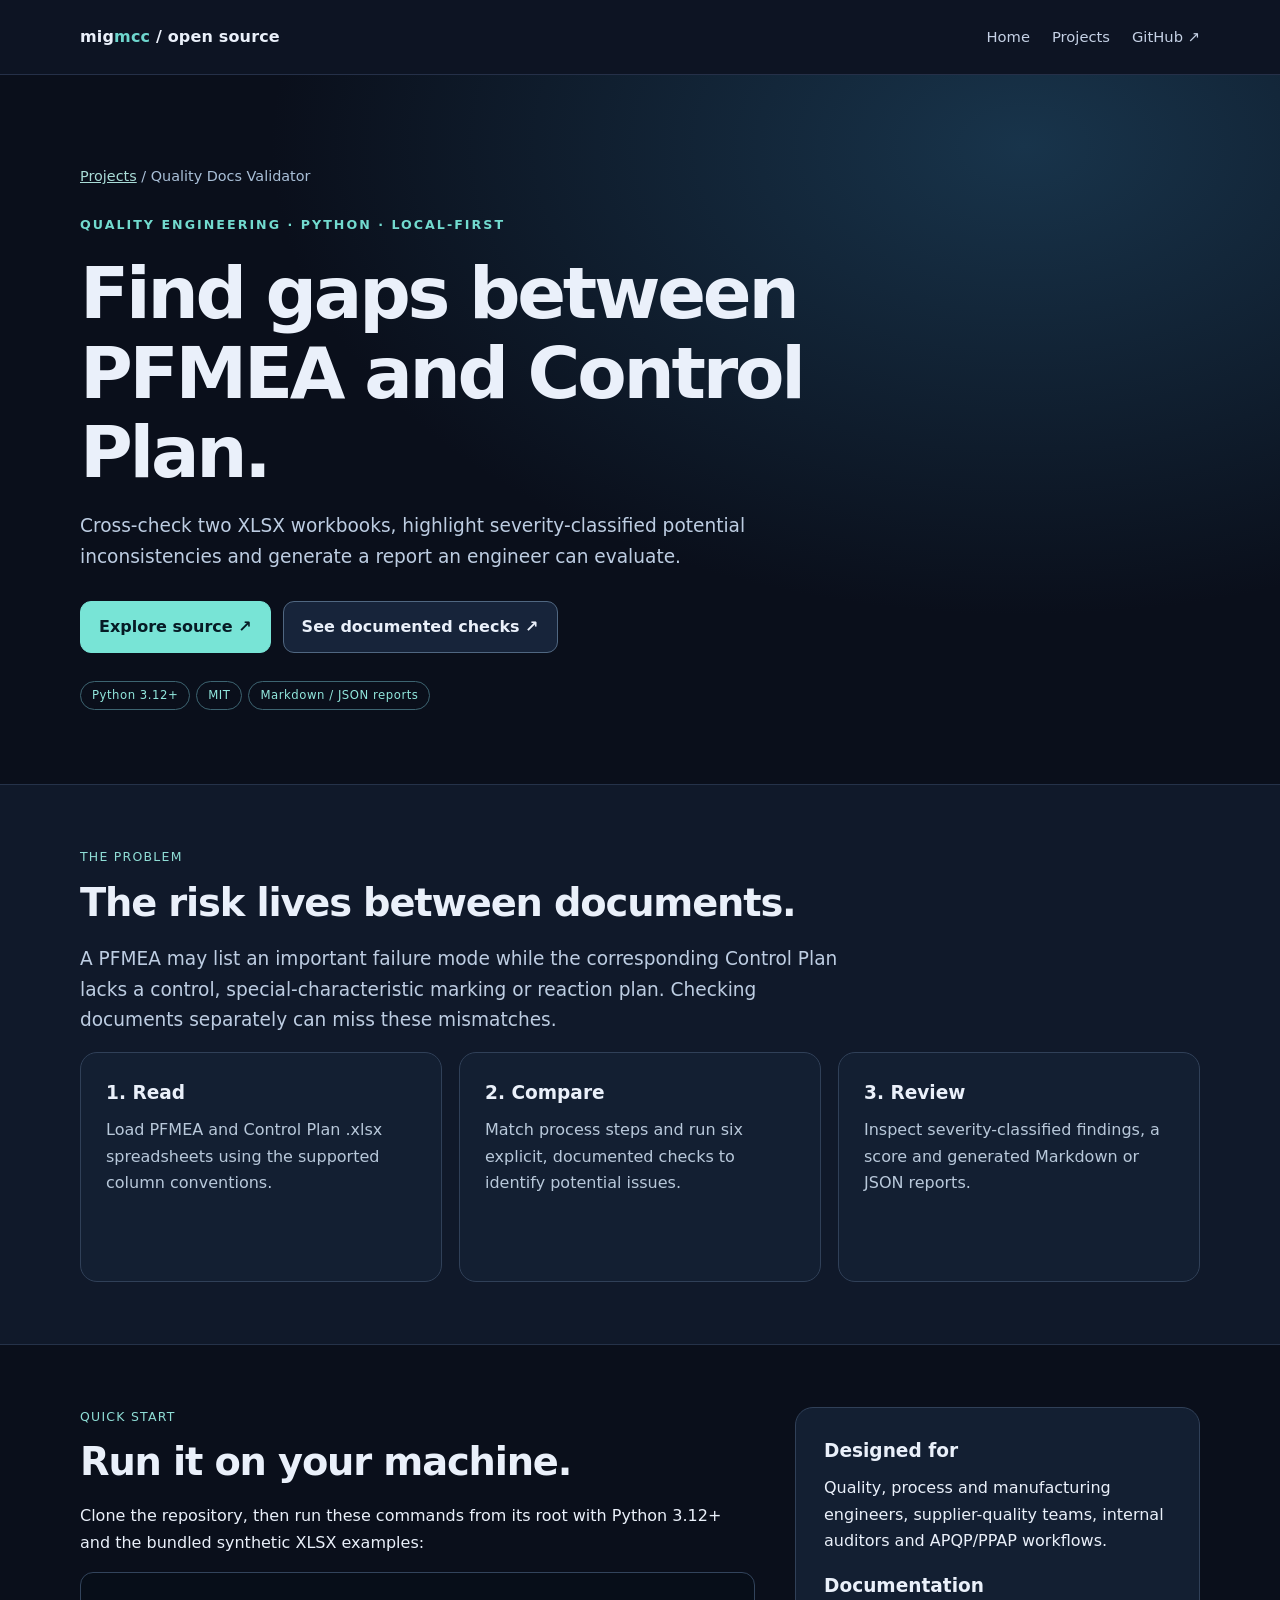
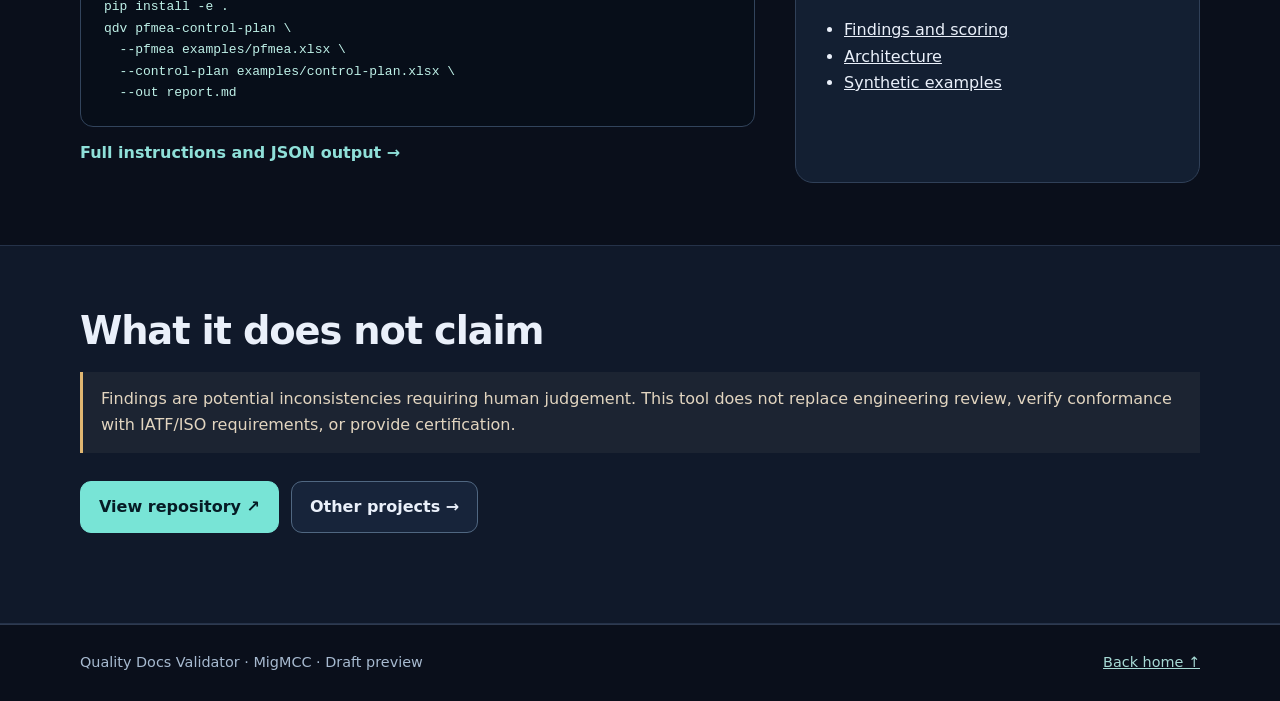
<file: portal-preview/projects/quality-docs-validator/index.html>
<!doctype html><html lang="en"><head><meta charset="utf-8"><meta name="viewport" content="width=device-width,initial-scale=1"><meta name="robots" content="noindex,nofollow"><meta name="theme-color" content="#0a0f1b"><title>Quality Docs Validator | PFMEA & Control Plan Checks</title><meta name="description" content="Review potential inconsistencies between PFMEA and Control Plan XLSX files with an explainable local Python CLI."><link rel="stylesheet" href="../../assets/site.css"></head><body><header class="top"><nav class="shell nav" aria-label="Main navigation"><a class="brand" href="../../index.html">mig<span>mcc</span> / open source</a><div class="navlinks"><a href="../../index.html">Home</a><a href="../index.html">Projects</a><a href="https://github.com/migmcc/quality-docs-validator">GitHub ↗</a></div></nav></header><main><section class="hero"><div class="shell"><div class="breadcrumb"><a href="../index.html">Projects</a> / Quality Docs Validator</div><div class="kicker">Quality engineering · Python · Local-first</div><h1>Find gaps between PFMEA and Control Plan.</h1><p class="lead">Cross-check two XLSX workbooks, highlight severity-classified potential inconsistencies and generate a report an engineer can evaluate.</p><div class="actions"><a class="button primary" href="https://github.com/migmcc/quality-docs-validator">Explore source ↗</a><a class="button" href="https://github.com/migmcc/quality-docs-validator/blob/main/docs/FINDINGS.md">See documented checks ↗</a></div><span class="tag">Python 3.12+</span><span class="tag">MIT</span><span class="tag">Markdown / JSON reports</span></div></section><section class="section muted"><div class="shell"><div class="overline">The problem</div><h2>The risk lives between documents.</h2><p class="lead">A PFMEA may list an important failure mode while the corresponding Control Plan lacks a control, special-characteristic marking or reaction plan. Checking documents separately can miss these mismatches.</p><div class="grid"><article class="card"><h3>1. Read</h3><p>Load PFMEA and Control Plan .xlsx spreadsheets using the supported column conventions.</p></article><article class="card"><h3>2. Compare</h3><p>Match process steps and run six explicit, documented checks to identify potential issues.</p></article><article class="card"><h3>3. Review</h3><p>Inspect severity-classified findings, a score and generated Markdown or JSON reports.</p></article></div></div></section><section class="section"><div class="shell two"><div><div class="overline">Quick start</div><h2>Run it on your machine.</h2><p>Clone the repository, then run these commands from its root with Python 3.12+ and the bundled synthetic XLSX examples:</p><pre class="code"><code>pip install -e .
qdv pfmea-control-plan \
  --pfmea examples/pfmea.xlsx \
  --control-plan examples/control-plan.xlsx \
  --out report.md</code></pre><p><a class="textlink" href="https://github.com/migmcc/quality-docs-validator/blob/main/README.md">Full instructions and JSON output →</a></p></div><aside class="panel"><h3>Designed for</h3><p>Quality, process and manufacturing engineers, supplier-quality teams, internal auditors and APQP/PPAP workflows.</p><h3>Documentation</h3><ul><li><a href="https://github.com/migmcc/quality-docs-validator/blob/main/docs/FINDINGS.md">Findings and scoring</a></li><li><a href="https://github.com/migmcc/quality-docs-validator/blob/main/docs/ARCHITECTURE.md">Architecture</a></li><li><a href="https://github.com/migmcc/quality-docs-validator/tree/main/examples">Synthetic examples</a></li></ul></aside></div></section><section class="section muted"><div class="shell"><h2>What it does not claim</h2><p class="note">Findings are potential inconsistencies requiring human judgement. This tool does not replace engineering review, verify conformance with IATF/ISO requirements, or provide certification.</p><div class="actions"><a class="button primary" href="https://github.com/migmcc/quality-docs-validator">View repository ↗</a><a class="button" href="../index.html">Other projects →</a></div></div></section></main><footer class="footer"><div class="shell footer-inner"><span>Quality Docs Validator · MigMCC · Draft preview</span><a href="../../index.html">Back home ↑</a></div></footer></body></html>
</file>
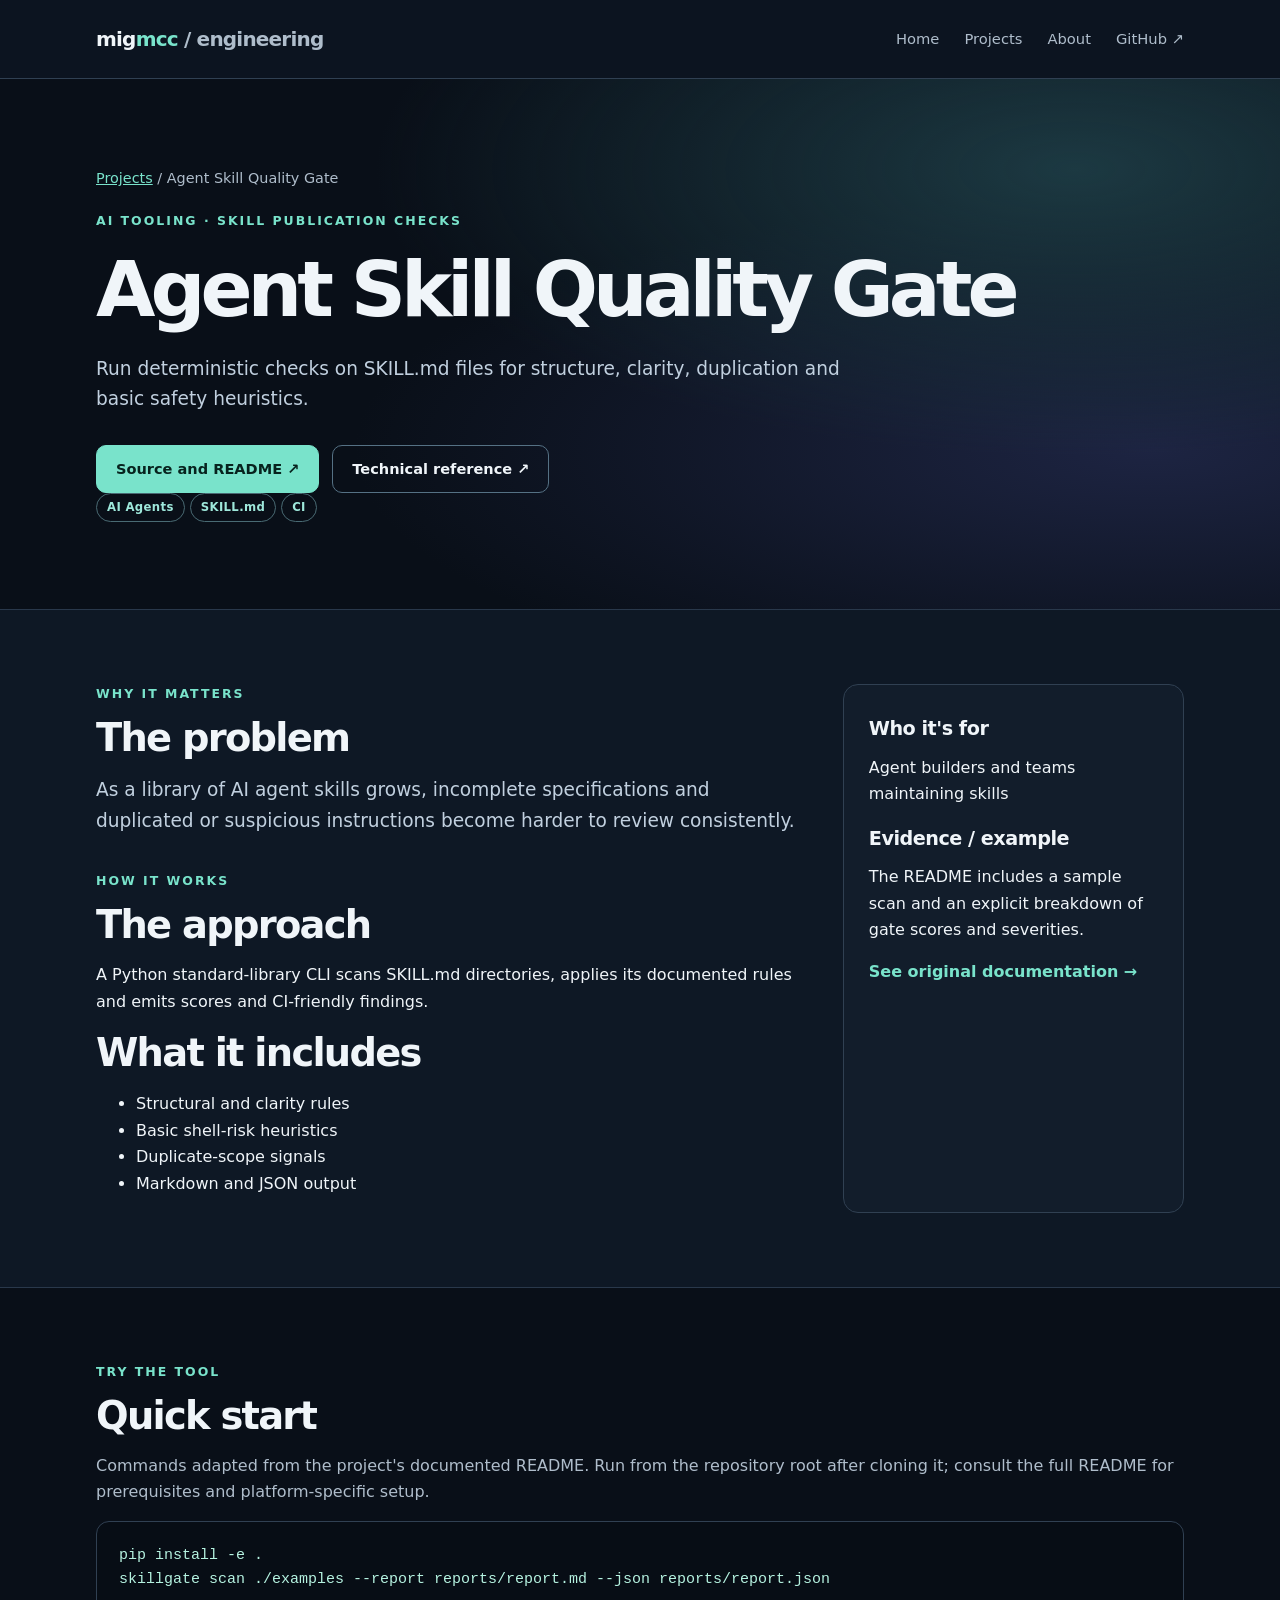
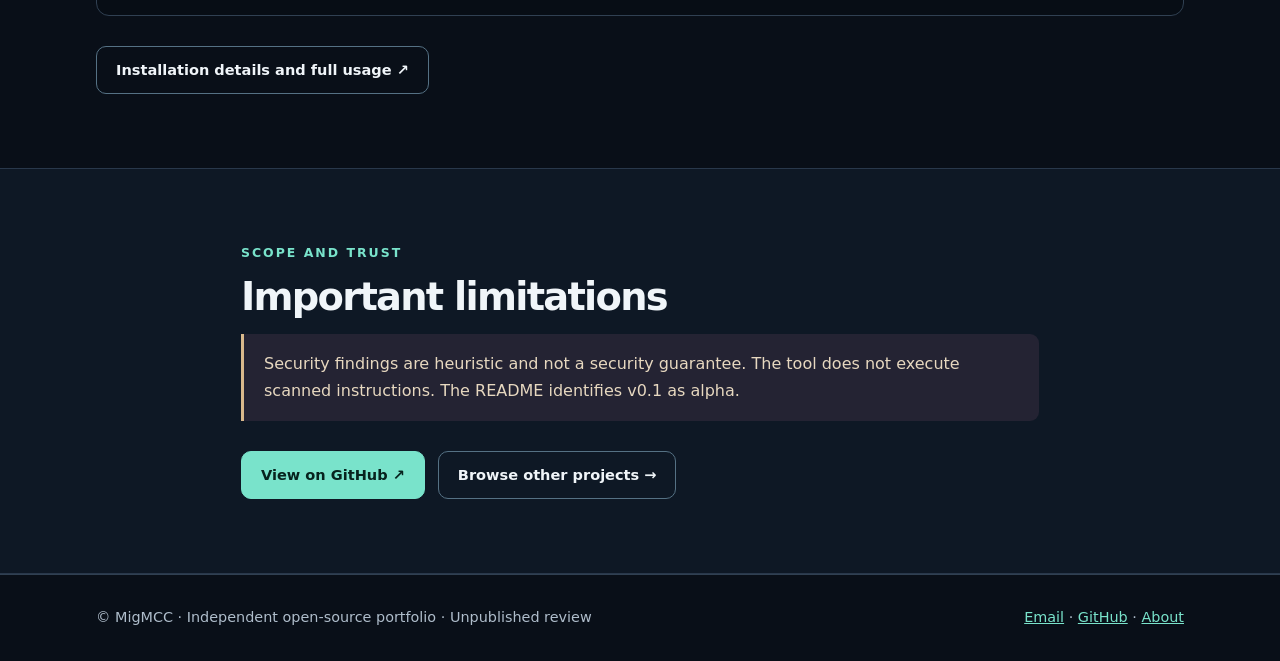
<file: site/projects/agent-skill-quality-gate/index.html>
<!doctype html><html lang="en"><head><meta charset="utf-8"><meta name="viewport" content="width=device-width,initial-scale=1"><meta name="theme-color" content="#090f18"><meta name="description" content="Run deterministic checks on SKILL.md files for structure, clarity, duplication and basic safety heuristics."><meta name="robots" content="index,follow"><meta property="og:title" content="Agent Skill Quality Gate"><meta property="og:description" content="Run deterministic checks on SKILL.md files for structure, clarity, duplication and basic safety heuristics."><meta property="og:type" content="website"><title>Agent Skill Quality Gate | MigMCC</title><link rel="stylesheet" href="../../assets/site.css"><link rel="canonical" href="https://migmcc.github.io/projects/agent-skill-quality-gate/"><meta property="og:url" content="https://migmcc.github.io/projects/agent-skill-quality-gate/"><meta property="og:site_name" content="MigMCC Engineering"></head><body><a class="skip" href="#main">Skip to content</a><header class="nav"><nav class="wrap nav-inner" aria-label="Main navigation"><a class="brand" href="../../index.html">mig<i>mcc</i><span class="muted"> / engineering</span></a><div class="menu"><a href="../../index.html">Home</a><a href="../../projects/index.html">Projects</a><a href="../../about/index.html">About</a><a href="https://github.com/migmcc" rel="noopener noreferrer">GitHub ↗</a></div></nav></header><main id="main"><section class="hero"><div class="wrap"><div class="breadcrumb"><a href="../index.html">Projects</a> / Agent Skill Quality Gate</div><div class="eyebrow">AI Tooling · Skill publication checks</div><h1>Agent Skill Quality Gate</h1><p class="lead">Run deterministic checks on SKILL.md files for structure, clarity, duplication and basic safety heuristics.</p><div class="actions"><a class="button primary" href="https://github.com/migmcc/agent-skill-quality-gate" rel="noopener noreferrer">Source and README ↗</a><a class="button" href="https://github.com/migmcc/agent-skill-quality-gate/blob/main/SECURITY.md" rel="noopener noreferrer">Technical reference ↗</a></div><span class="tag">AI Agents</span><span class="tag">SKILL.md</span><span class="tag">CI</span></div></section><section class="section alt"><div class="wrap wide"><div><div class="eyebrow">Why it matters</div><h2>The problem</h2><p class="lead">As a library of AI agent skills grows, incomplete specifications and duplicated or suspicious instructions become harder to review consistently.</p><div class="eyebrow" style="margin-top:35px">How it works</div><h2>The approach</h2><p>A Python standard-library CLI scans SKILL.md directories, applies its documented rules and emits scores and CI-friendly findings.</p><h2>What it includes</h2><ul><li>Structural and clarity rules</li><li>Basic shell-risk heuristics</li><li>Duplicate-scope signals</li><li>Markdown and JSON output</li></ul></div><aside class="panel"><h3>Who it's for</h3><p>Agent builders and teams maintaining skills</p><h3>Evidence / example</h3><p>The README includes a sample scan and an explicit breakdown of gate scores and severities.</p><p><a class="link" href="https://github.com/migmcc/agent-skill-quality-gate">See original documentation →</a></p></aside></div></section><section class="section"><div class="wrap"><div class="eyebrow">Try the tool</div><h2>Quick start</h2><p class="muted">Commands adapted from the project's documented README. Run from the repository root after cloning it; consult the full README for prerequisites and platform-specific setup.</p><pre class="code"><code>pip install -e .
skillgate scan ./examples --report reports/report.md --json reports/report.json</code></pre><div class="actions"><a class="button" href="https://github.com/migmcc/agent-skill-quality-gate">Installation details and full usage ↗</a></div></div></section><section class="section alt"><div class="wrap detail"><div class="eyebrow">Scope and trust</div><h2>Important limitations</h2><p class="notice">Security findings are heuristic and not a security guarantee. The tool does not execute scanned instructions. The README identifies v0.1 as alpha.</p><div class="actions"><a class="button primary" href="https://github.com/migmcc/agent-skill-quality-gate">View on GitHub ↗</a><a class="button" href="../index.html">Browse other projects →</a></div></div></section></main><footer class="footer"><div class="wrap flex"><span>© MigMCC · Independent open-source portfolio · Unpublished review</span><span><a href="mailto:migmcc@gmail.com">Email</a> · <a href="https://github.com/migmcc">GitHub</a> · <a href="../../about/index.html">About</a></span></div></footer></body></html>
</file>
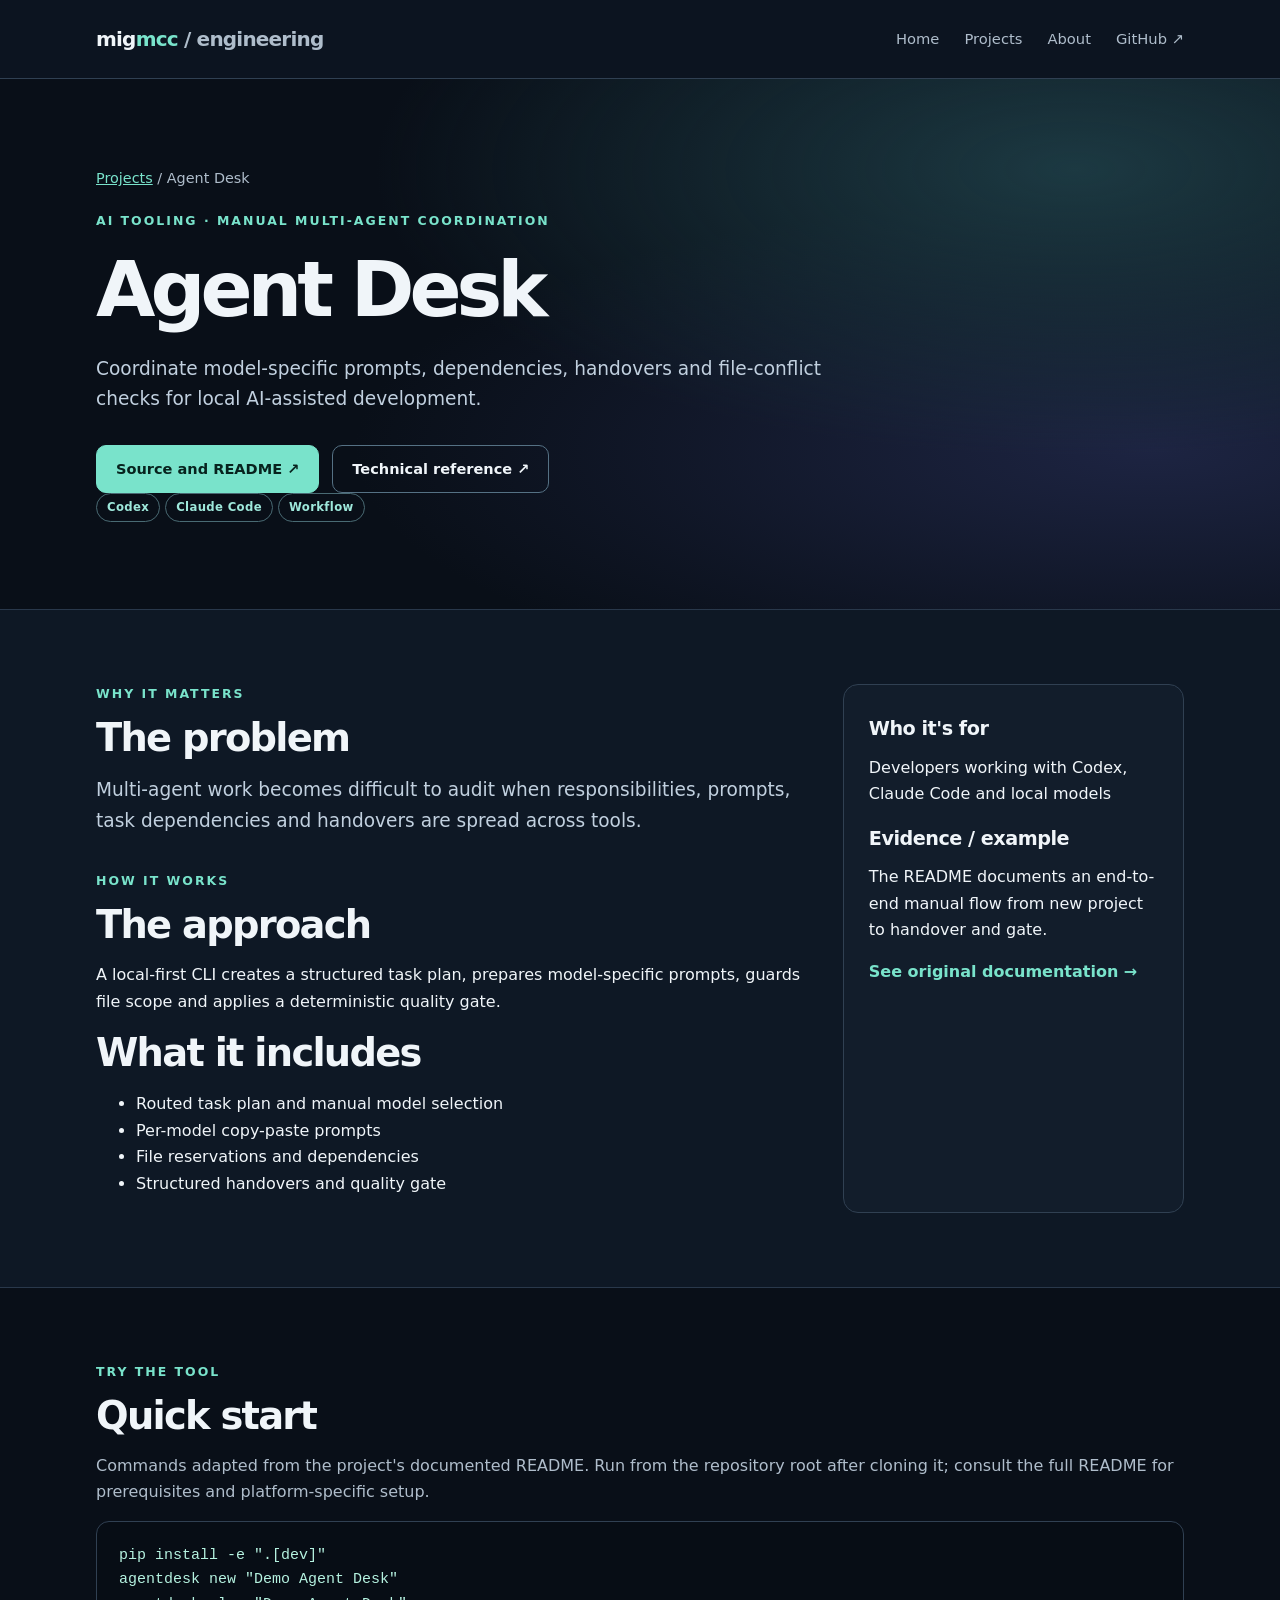
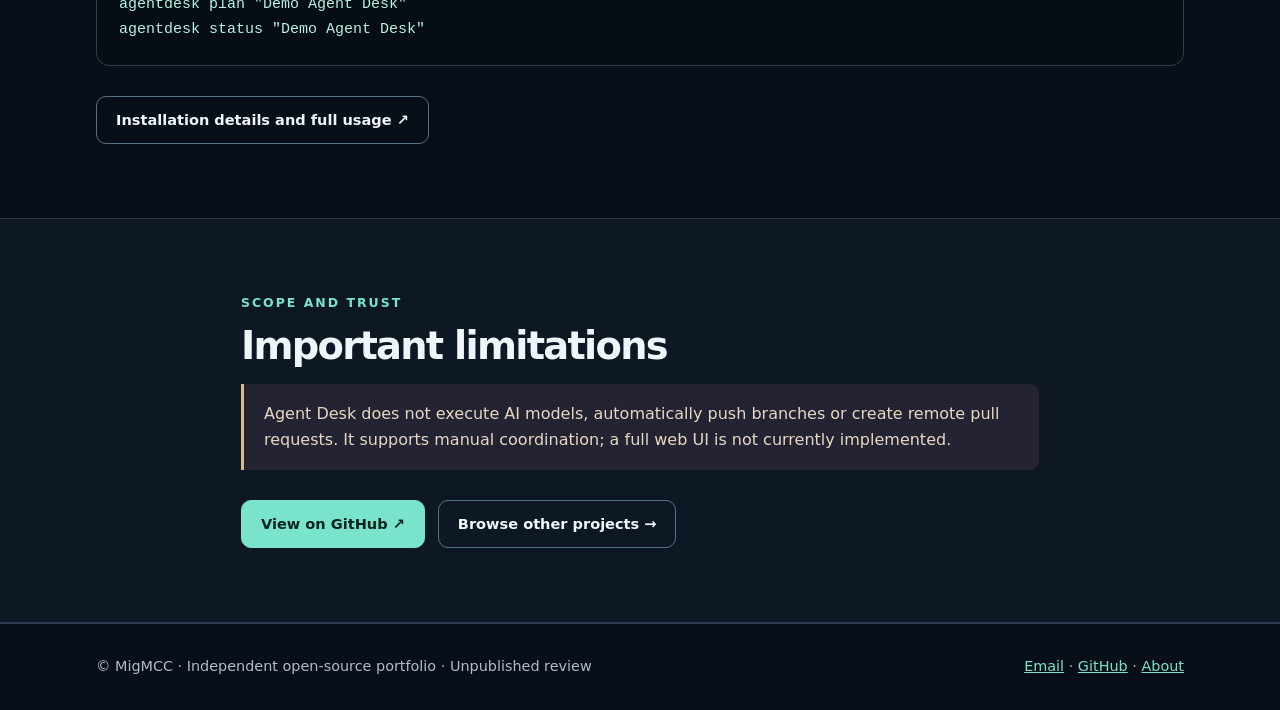
<file: site/projects/AgentDesk/index.html>
<!doctype html><html lang="en"><head><meta charset="utf-8"><meta name="viewport" content="width=device-width,initial-scale=1"><meta name="theme-color" content="#090f18"><meta name="description" content="Coordinate model-specific prompts, dependencies, handovers and file-conflict checks for local AI-assisted development."><meta name="robots" content="index,follow"><meta property="og:title" content="Agent Desk"><meta property="og:description" content="Coordinate model-specific prompts, dependencies, handovers and file-conflict checks for local AI-assisted development."><meta property="og:type" content="website"><title>Agent Desk | MigMCC</title><link rel="stylesheet" href="../../assets/site.css"><link rel="canonical" href="https://migmcc.github.io/projects/AgentDesk/"><meta property="og:url" content="https://migmcc.github.io/projects/AgentDesk/"><meta property="og:site_name" content="MigMCC Engineering"></head><body><a class="skip" href="#main">Skip to content</a><header class="nav"><nav class="wrap nav-inner" aria-label="Main navigation"><a class="brand" href="../../index.html">mig<i>mcc</i><span class="muted"> / engineering</span></a><div class="menu"><a href="../../index.html">Home</a><a href="../../projects/index.html">Projects</a><a href="../../about/index.html">About</a><a href="https://github.com/migmcc" rel="noopener noreferrer">GitHub ↗</a></div></nav></header><main id="main"><section class="hero"><div class="wrap"><div class="breadcrumb"><a href="../index.html">Projects</a> / Agent Desk</div><div class="eyebrow">AI Tooling · Manual multi-agent coordination</div><h1>Agent Desk</h1><p class="lead">Coordinate model-specific prompts, dependencies, handovers and file-conflict checks for local AI-assisted development.</p><div class="actions"><a class="button primary" href="https://github.com/migmcc/AgentDesk" rel="noopener noreferrer">Source and README ↗</a><a class="button" href="https://github.com/migmcc/AgentDesk/blob/main/docs/quickstart.md" rel="noopener noreferrer">Technical reference ↗</a></div><span class="tag">Codex</span><span class="tag">Claude Code</span><span class="tag">Workflow</span></div></section><section class="section alt"><div class="wrap wide"><div><div class="eyebrow">Why it matters</div><h2>The problem</h2><p class="lead">Multi-agent work becomes difficult to audit when responsibilities, prompts, task dependencies and handovers are spread across tools.</p><div class="eyebrow" style="margin-top:35px">How it works</div><h2>The approach</h2><p>A local-first CLI creates a structured task plan, prepares model-specific prompts, guards file scope and applies a deterministic quality gate.</p><h2>What it includes</h2><ul><li>Routed task plan and manual model selection</li><li>Per-model copy-paste prompts</li><li>File reservations and dependencies</li><li>Structured handovers and quality gate</li></ul></div><aside class="panel"><h3>Who it's for</h3><p>Developers working with Codex, Claude Code and local models</p><h3>Evidence / example</h3><p>The README documents an end-to-end manual flow from new project to handover and gate.</p><p><a class="link" href="https://github.com/migmcc/AgentDesk">See original documentation →</a></p></aside></div></section><section class="section"><div class="wrap"><div class="eyebrow">Try the tool</div><h2>Quick start</h2><p class="muted">Commands adapted from the project's documented README. Run from the repository root after cloning it; consult the full README for prerequisites and platform-specific setup.</p><pre class="code"><code>pip install -e &quot;.[dev]&quot;
agentdesk new &quot;Demo Agent Desk&quot;
agentdesk plan &quot;Demo Agent Desk&quot;
agentdesk status &quot;Demo Agent Desk&quot;</code></pre><div class="actions"><a class="button" href="https://github.com/migmcc/AgentDesk">Installation details and full usage ↗</a></div></div></section><section class="section alt"><div class="wrap detail"><div class="eyebrow">Scope and trust</div><h2>Important limitations</h2><p class="notice">Agent Desk does not execute AI models, automatically push branches or create remote pull requests. It supports manual coordination; a full web UI is not currently implemented.</p><div class="actions"><a class="button primary" href="https://github.com/migmcc/AgentDesk">View on GitHub ↗</a><a class="button" href="../index.html">Browse other projects →</a></div></div></section></main><footer class="footer"><div class="wrap flex"><span>© MigMCC · Independent open-source portfolio · Unpublished review</span><span><a href="mailto:migmcc@gmail.com">Email</a> · <a href="https://github.com/migmcc">GitHub</a> · <a href="../../about/index.html">About</a></span></div></footer></body></html>
</file>
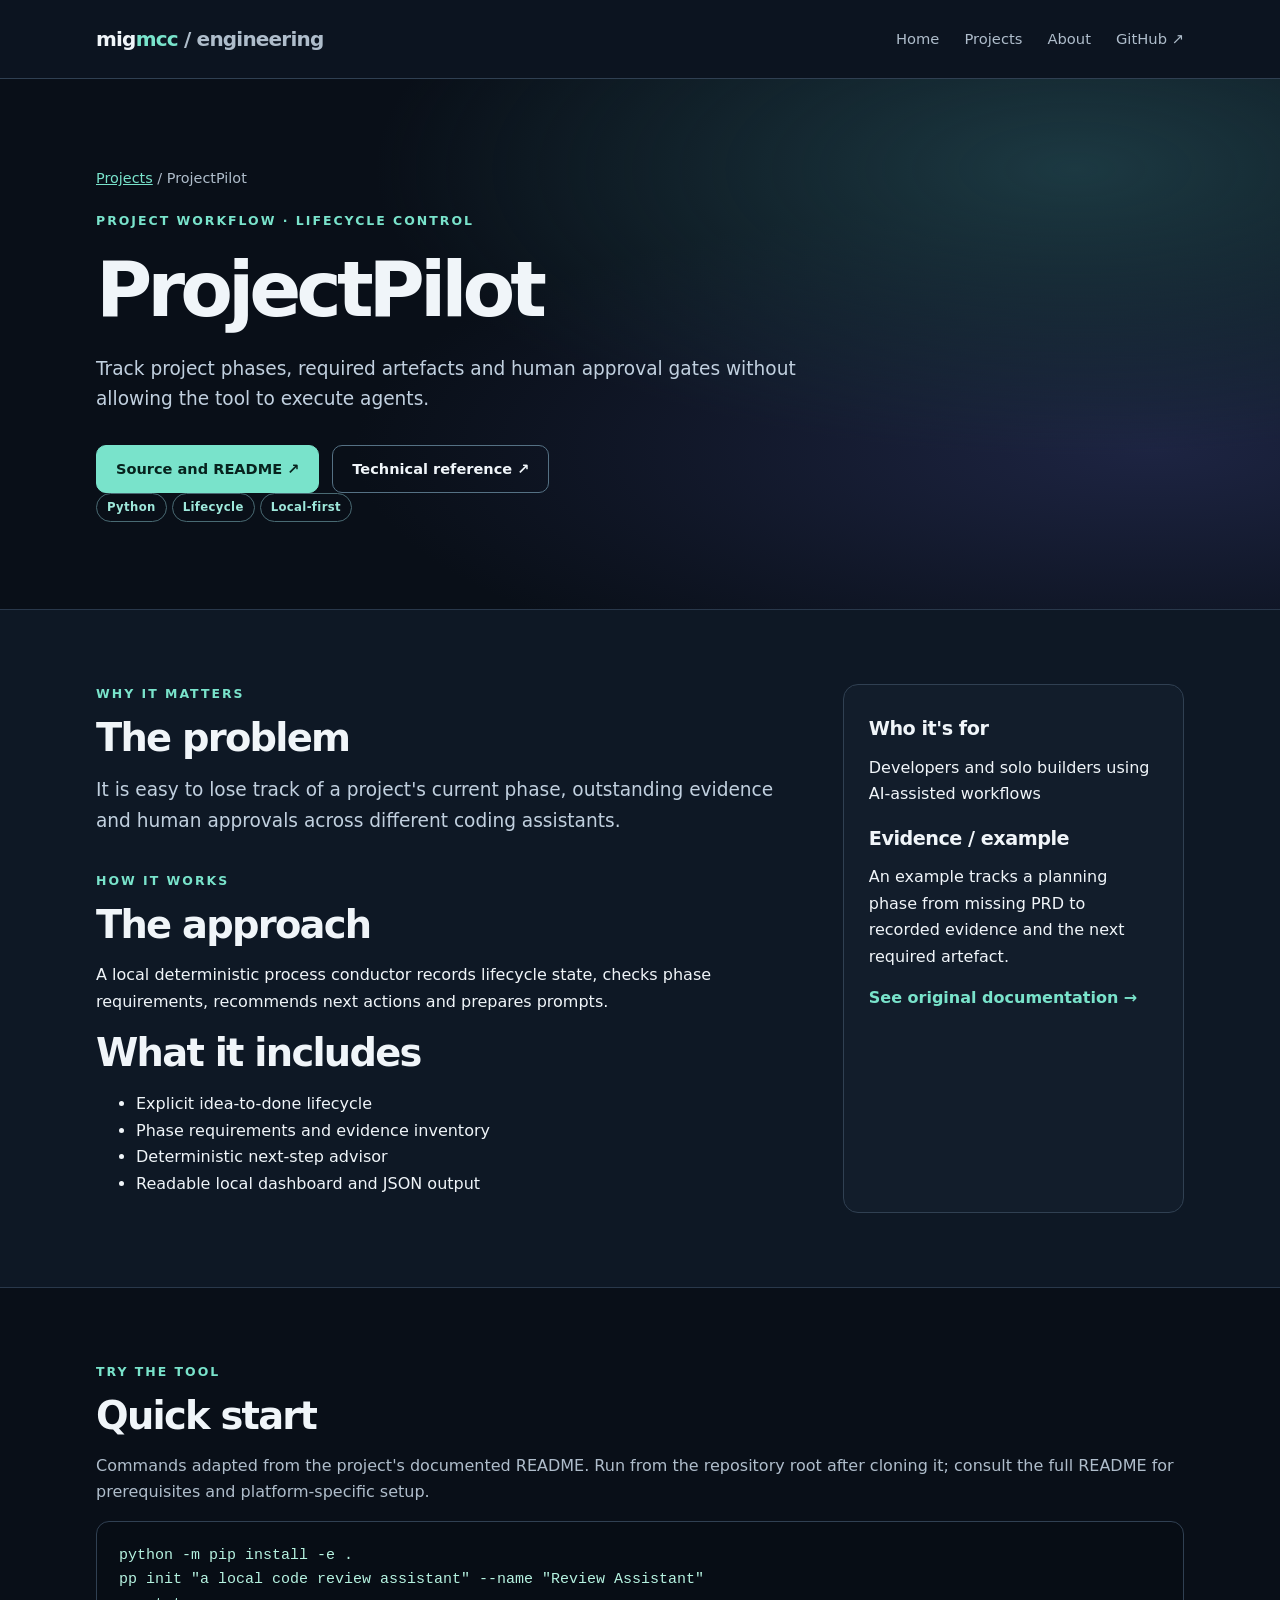
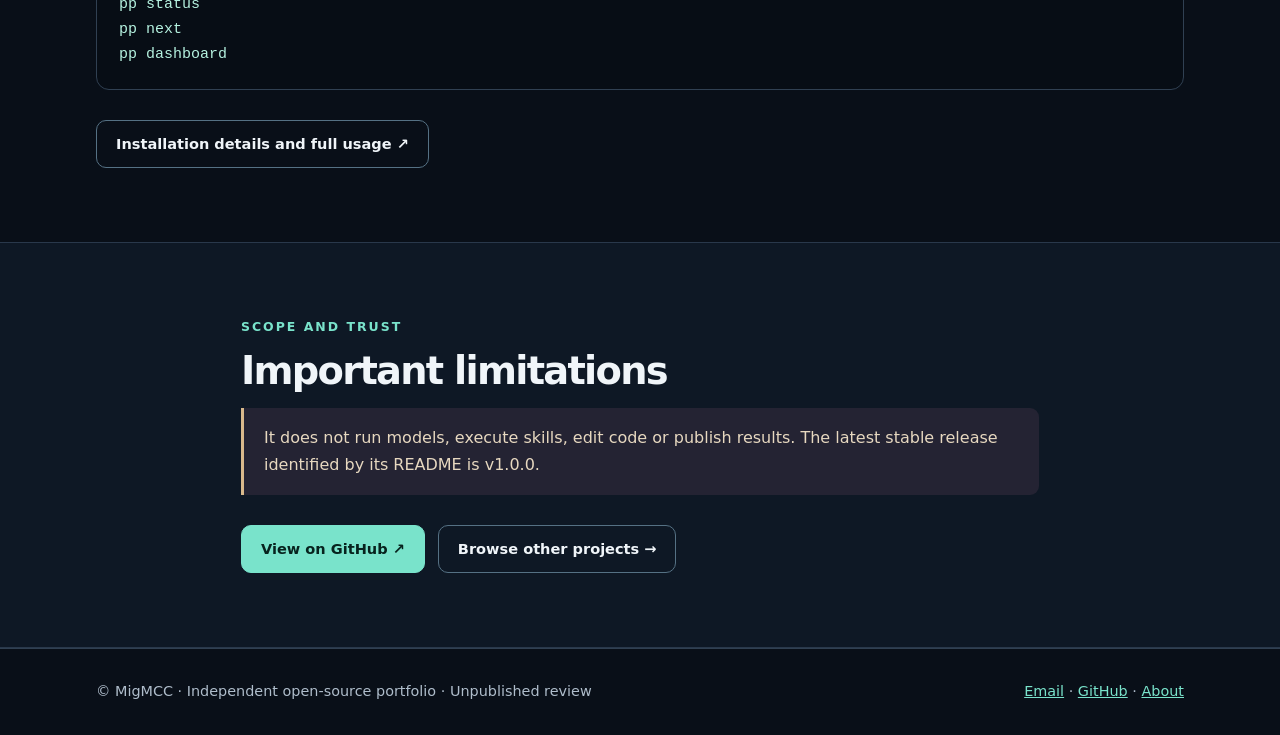
<file: site/projects/project-pilot/index.html>
<!doctype html><html lang="en"><head><meta charset="utf-8"><meta name="viewport" content="width=device-width,initial-scale=1"><meta name="theme-color" content="#090f18"><meta name="description" content="Track project phases, required artefacts and human approval gates without allowing the tool to execute agents."><meta name="robots" content="index,follow"><meta property="og:title" content="ProjectPilot"><meta property="og:description" content="Track project phases, required artefacts and human approval gates without allowing the tool to execute agents."><meta property="og:type" content="website"><title>ProjectPilot | MigMCC</title><link rel="stylesheet" href="../../assets/site.css"><link rel="canonical" href="https://migmcc.github.io/projects/project-pilot/"><meta property="og:url" content="https://migmcc.github.io/projects/project-pilot/"><meta property="og:site_name" content="MigMCC Engineering"></head><body><a class="skip" href="#main">Skip to content</a><header class="nav"><nav class="wrap nav-inner" aria-label="Main navigation"><a class="brand" href="../../index.html">mig<i>mcc</i><span class="muted"> / engineering</span></a><div class="menu"><a href="../../index.html">Home</a><a href="../../projects/index.html">Projects</a><a href="../../about/index.html">About</a><a href="https://github.com/migmcc" rel="noopener noreferrer">GitHub ↗</a></div></nav></header><main id="main"><section class="hero"><div class="wrap"><div class="breadcrumb"><a href="../index.html">Projects</a> / ProjectPilot</div><div class="eyebrow">Project Workflow · Lifecycle control</div><h1>ProjectPilot</h1><p class="lead">Track project phases, required artefacts and human approval gates without allowing the tool to execute agents.</p><div class="actions"><a class="button primary" href="https://github.com/migmcc/project-pilot" rel="noopener noreferrer">Source and README ↗</a><a class="button" href="https://github.com/migmcc/project-pilot/blob/main/docs/workflow.md" rel="noopener noreferrer">Technical reference ↗</a></div><span class="tag">Python</span><span class="tag">Lifecycle</span><span class="tag">Local-first</span></div></section><section class="section alt"><div class="wrap wide"><div><div class="eyebrow">Why it matters</div><h2>The problem</h2><p class="lead">It is easy to lose track of a project's current phase, outstanding evidence and human approvals across different coding assistants.</p><div class="eyebrow" style="margin-top:35px">How it works</div><h2>The approach</h2><p>A local deterministic process conductor records lifecycle state, checks phase requirements, recommends next actions and prepares prompts.</p><h2>What it includes</h2><ul><li>Explicit idea-to-done lifecycle</li><li>Phase requirements and evidence inventory</li><li>Deterministic next-step advisor</li><li>Readable local dashboard and JSON output</li></ul></div><aside class="panel"><h3>Who it's for</h3><p>Developers and solo builders using AI-assisted workflows</p><h3>Evidence / example</h3><p>An example tracks a planning phase from missing PRD to recorded evidence and the next required artefact.</p><p><a class="link" href="https://github.com/migmcc/project-pilot">See original documentation →</a></p></aside></div></section><section class="section"><div class="wrap"><div class="eyebrow">Try the tool</div><h2>Quick start</h2><p class="muted">Commands adapted from the project's documented README. Run from the repository root after cloning it; consult the full README for prerequisites and platform-specific setup.</p><pre class="code"><code>python -m pip install -e .
pp init &quot;a local code review assistant&quot; --name &quot;Review Assistant&quot;
pp status
pp next
pp dashboard</code></pre><div class="actions"><a class="button" href="https://github.com/migmcc/project-pilot">Installation details and full usage ↗</a></div></div></section><section class="section alt"><div class="wrap detail"><div class="eyebrow">Scope and trust</div><h2>Important limitations</h2><p class="notice">It does not run models, execute skills, edit code or publish results. The latest stable release identified by its README is v1.0.0.</p><div class="actions"><a class="button primary" href="https://github.com/migmcc/project-pilot">View on GitHub ↗</a><a class="button" href="../index.html">Browse other projects →</a></div></div></section></main><footer class="footer"><div class="wrap flex"><span>© MigMCC · Independent open-source portfolio · Unpublished review</span><span><a href="mailto:migmcc@gmail.com">Email</a> · <a href="https://github.com/migmcc">GitHub</a> · <a href="../../about/index.html">About</a></span></div></footer></body></html>
</file>
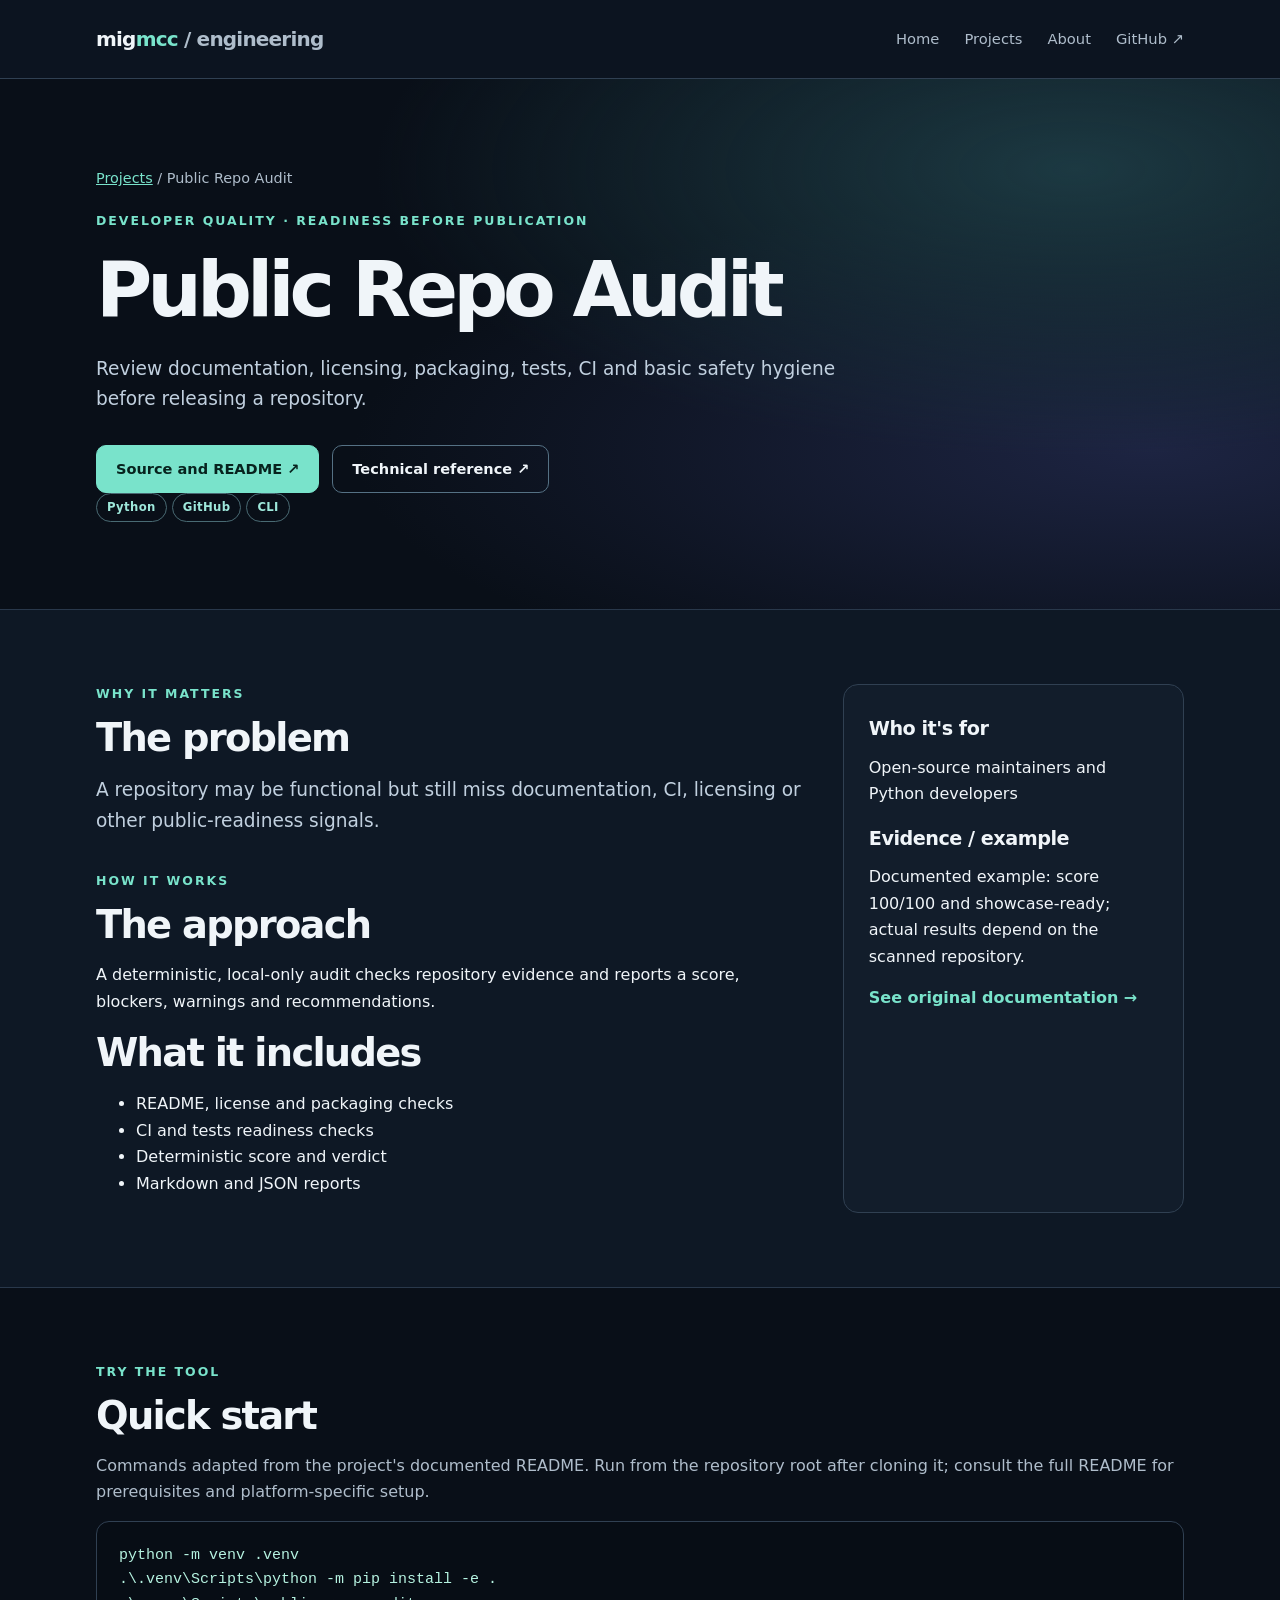
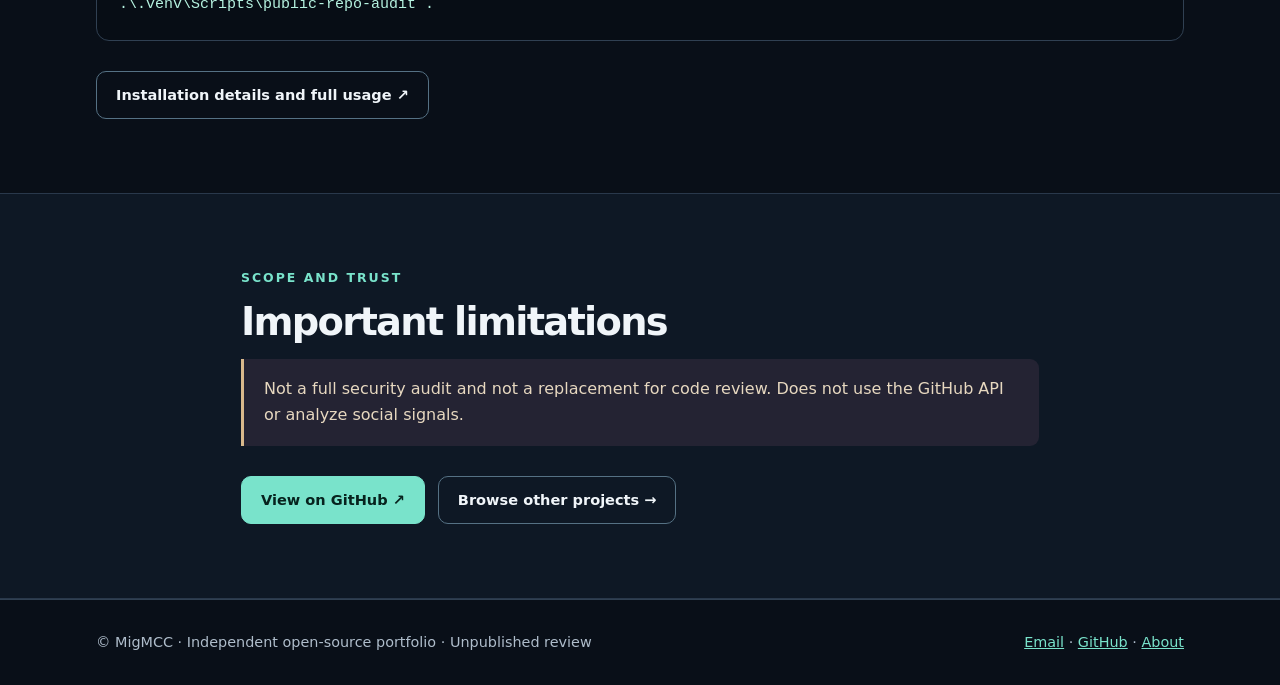
<file: site/projects/public-repo-audit/index.html>
<!doctype html><html lang="en"><head><meta charset="utf-8"><meta name="viewport" content="width=device-width,initial-scale=1"><meta name="theme-color" content="#090f18"><meta name="description" content="Review documentation, licensing, packaging, tests, CI and basic safety hygiene before releasing a repository."><meta name="robots" content="index,follow"><meta property="og:title" content="Public Repo Audit"><meta property="og:description" content="Review documentation, licensing, packaging, tests, CI and basic safety hygiene before releasing a repository."><meta property="og:type" content="website"><title>Public Repo Audit | MigMCC</title><link rel="stylesheet" href="../../assets/site.css"><link rel="canonical" href="https://migmcc.github.io/projects/public-repo-audit/"><meta property="og:url" content="https://migmcc.github.io/projects/public-repo-audit/"><meta property="og:site_name" content="MigMCC Engineering"></head><body><a class="skip" href="#main">Skip to content</a><header class="nav"><nav class="wrap nav-inner" aria-label="Main navigation"><a class="brand" href="../../index.html">mig<i>mcc</i><span class="muted"> / engineering</span></a><div class="menu"><a href="../../index.html">Home</a><a href="../../projects/index.html">Projects</a><a href="../../about/index.html">About</a><a href="https://github.com/migmcc" rel="noopener noreferrer">GitHub ↗</a></div></nav></header><main id="main"><section class="hero"><div class="wrap"><div class="breadcrumb"><a href="../index.html">Projects</a> / Public Repo Audit</div><div class="eyebrow">Developer Quality · Readiness before publication</div><h1>Public Repo Audit</h1><p class="lead">Review documentation, licensing, packaging, tests, CI and basic safety hygiene before releasing a repository.</p><div class="actions"><a class="button primary" href="https://github.com/migmcc/public-repo-audit" rel="noopener noreferrer">Source and README ↗</a><a class="button" href="https://github.com/migmcc/public-repo-audit/blob/main/docs/scoring.md" rel="noopener noreferrer">Technical reference ↗</a></div><span class="tag">Python</span><span class="tag">GitHub</span><span class="tag">CLI</span></div></section><section class="section alt"><div class="wrap wide"><div><div class="eyebrow">Why it matters</div><h2>The problem</h2><p class="lead">A repository may be functional but still miss documentation, CI, licensing or other public-readiness signals.</p><div class="eyebrow" style="margin-top:35px">How it works</div><h2>The approach</h2><p>A deterministic, local-only audit checks repository evidence and reports a score, blockers, warnings and recommendations.</p><h2>What it includes</h2><ul><li>README, license and packaging checks</li><li>CI and tests readiness checks</li><li>Deterministic score and verdict</li><li>Markdown and JSON reports</li></ul></div><aside class="panel"><h3>Who it's for</h3><p>Open-source maintainers and Python developers</p><h3>Evidence / example</h3><p>Documented example: score 100/100 and showcase-ready; actual results depend on the scanned repository.</p><p><a class="link" href="https://github.com/migmcc/public-repo-audit">See original documentation →</a></p></aside></div></section><section class="section"><div class="wrap"><div class="eyebrow">Try the tool</div><h2>Quick start</h2><p class="muted">Commands adapted from the project's documented README. Run from the repository root after cloning it; consult the full README for prerequisites and platform-specific setup.</p><pre class="code"><code>python -m venv .venv
.\.venv\Scripts\python -m pip install -e .
.\.venv\Scripts\public-repo-audit .</code></pre><div class="actions"><a class="button" href="https://github.com/migmcc/public-repo-audit">Installation details and full usage ↗</a></div></div></section><section class="section alt"><div class="wrap detail"><div class="eyebrow">Scope and trust</div><h2>Important limitations</h2><p class="notice">Not a full security audit and not a replacement for code review. Does not use the GitHub API or analyze social signals.</p><div class="actions"><a class="button primary" href="https://github.com/migmcc/public-repo-audit">View on GitHub ↗</a><a class="button" href="../index.html">Browse other projects →</a></div></div></section></main><footer class="footer"><div class="wrap flex"><span>© MigMCC · Independent open-source portfolio · Unpublished review</span><span><a href="mailto:migmcc@gmail.com">Email</a> · <a href="https://github.com/migmcc">GitHub</a> · <a href="../../about/index.html">About</a></span></div></footer></body></html>
</file>
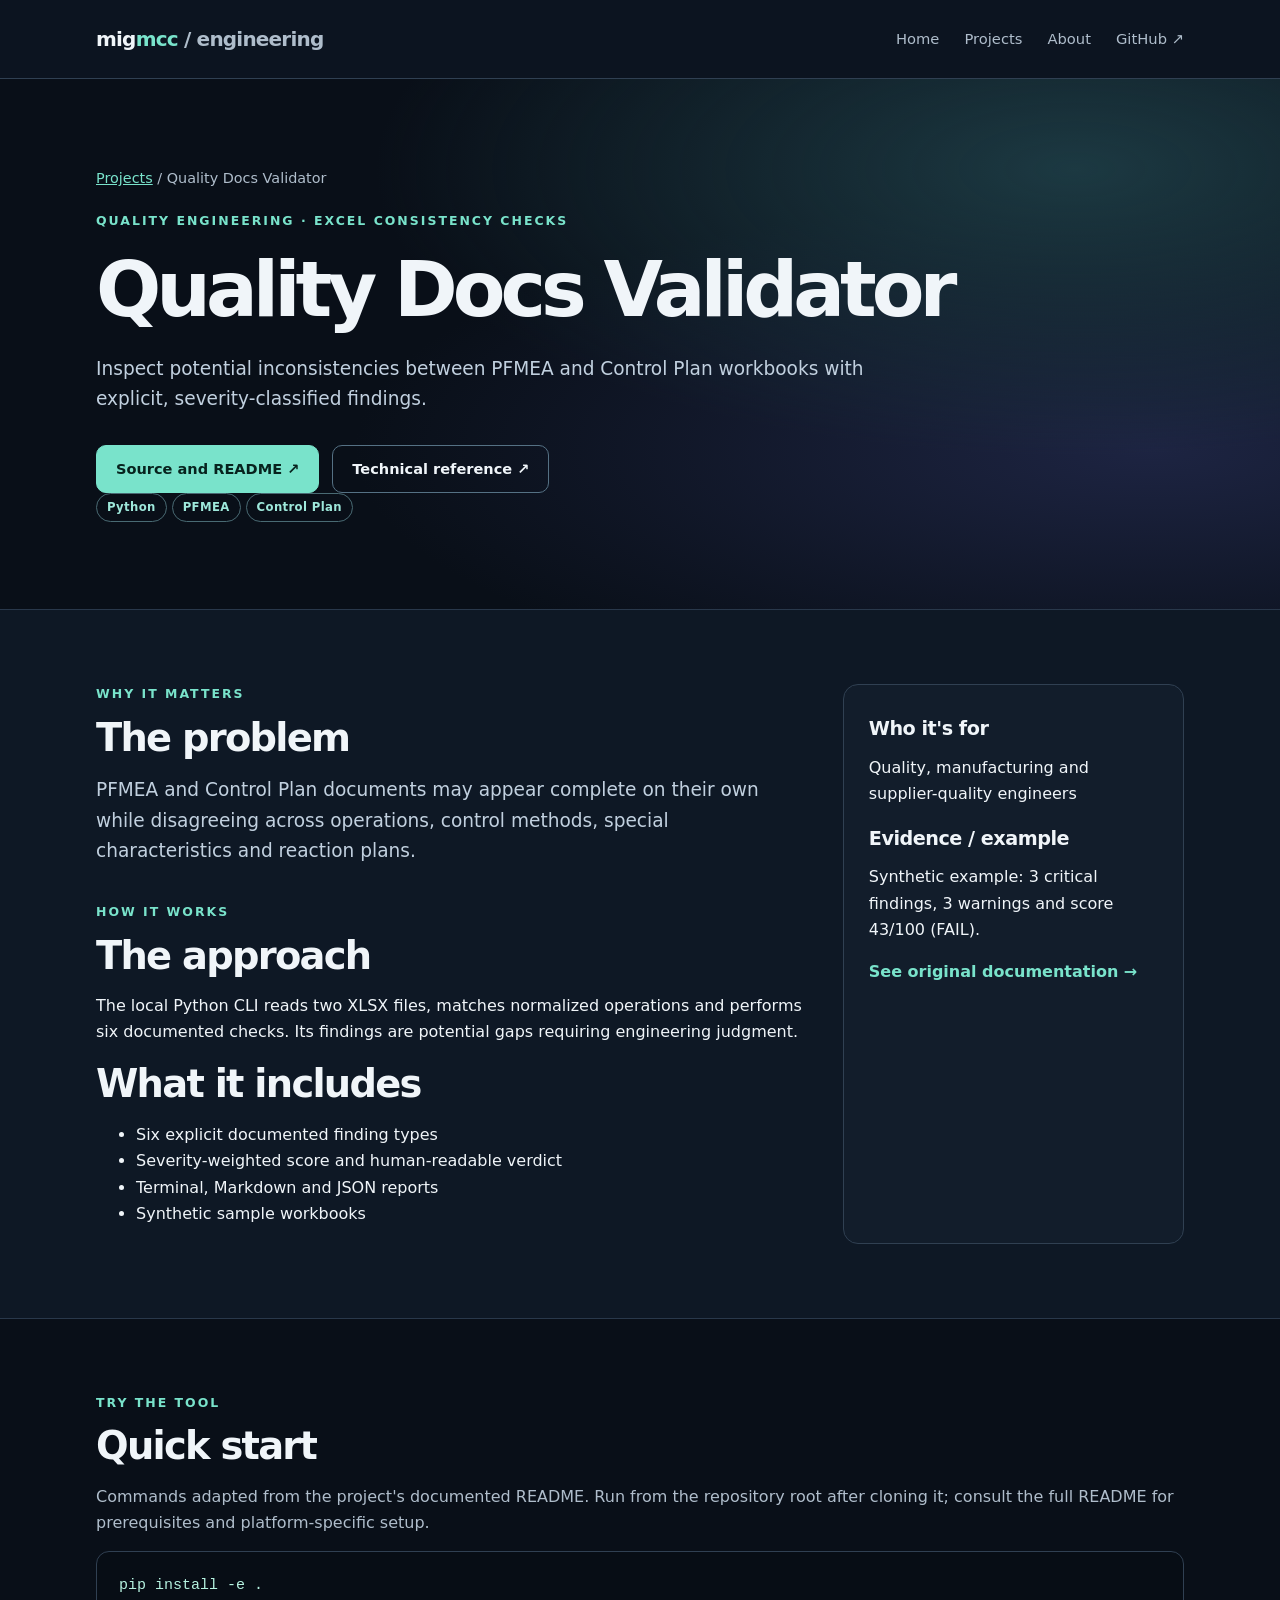
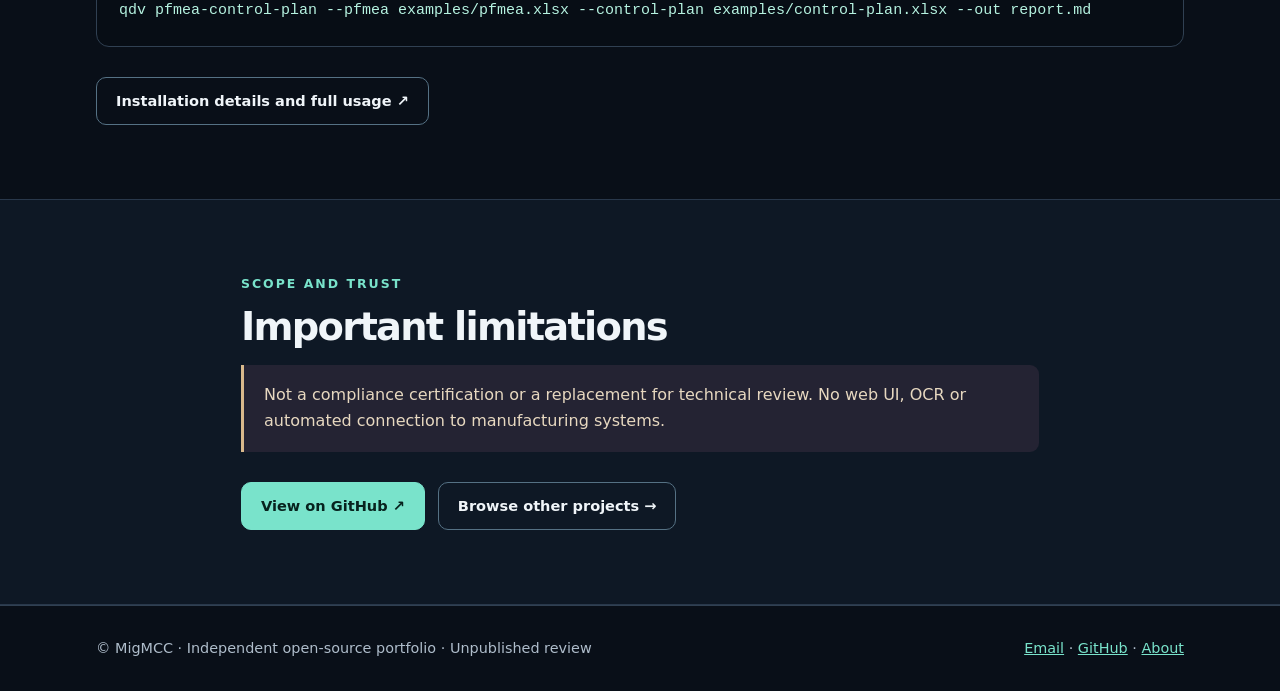
<file: site/projects/quality-docs-validator/index.html>
<!doctype html><html lang="en"><head><meta charset="utf-8"><meta name="viewport" content="width=device-width,initial-scale=1"><meta name="theme-color" content="#090f18"><meta name="description" content="Inspect potential inconsistencies between PFMEA and Control Plan workbooks with explicit, severity-classified findings."><meta name="robots" content="index,follow"><meta property="og:title" content="Quality Docs Validator"><meta property="og:description" content="Inspect potential inconsistencies between PFMEA and Control Plan workbooks with explicit, severity-classified findings."><meta property="og:type" content="website"><title>Quality Docs Validator | MigMCC</title><link rel="stylesheet" href="../../assets/site.css"><link rel="canonical" href="https://migmcc.github.io/projects/quality-docs-validator/"><meta property="og:url" content="https://migmcc.github.io/projects/quality-docs-validator/"><meta property="og:site_name" content="MigMCC Engineering"></head><body><a class="skip" href="#main">Skip to content</a><header class="nav"><nav class="wrap nav-inner" aria-label="Main navigation"><a class="brand" href="../../index.html">mig<i>mcc</i><span class="muted"> / engineering</span></a><div class="menu"><a href="../../index.html">Home</a><a href="../../projects/index.html">Projects</a><a href="../../about/index.html">About</a><a href="https://github.com/migmcc" rel="noopener noreferrer">GitHub ↗</a></div></nav></header><main id="main"><section class="hero"><div class="wrap"><div class="breadcrumb"><a href="../index.html">Projects</a> / Quality Docs Validator</div><div class="eyebrow">Quality Engineering · Excel consistency checks</div><h1>Quality Docs Validator</h1><p class="lead">Inspect potential inconsistencies between PFMEA and Control Plan workbooks with explicit, severity-classified findings.</p><div class="actions"><a class="button primary" href="https://github.com/migmcc/quality-docs-validator" rel="noopener noreferrer">Source and README ↗</a><a class="button" href="https://github.com/migmcc/quality-docs-validator/blob/main/docs/FINDINGS.md" rel="noopener noreferrer">Technical reference ↗</a></div><span class="tag">Python</span><span class="tag">PFMEA</span><span class="tag">Control Plan</span></div></section><section class="section alt"><div class="wrap wide"><div><div class="eyebrow">Why it matters</div><h2>The problem</h2><p class="lead">PFMEA and Control Plan documents may appear complete on their own while disagreeing across operations, control methods, special characteristics and reaction plans.</p><div class="eyebrow" style="margin-top:35px">How it works</div><h2>The approach</h2><p>The local Python CLI reads two XLSX files, matches normalized operations and performs six documented checks. Its findings are potential gaps requiring engineering judgment.</p><h2>What it includes</h2><ul><li>Six explicit documented finding types</li><li>Severity-weighted score and human-readable verdict</li><li>Terminal, Markdown and JSON reports</li><li>Synthetic sample workbooks</li></ul></div><aside class="panel"><h3>Who it's for</h3><p>Quality, manufacturing and supplier-quality engineers</p><h3>Evidence / example</h3><p>Synthetic example: 3 critical findings, 3 warnings and score 43/100 (FAIL).</p><p><a class="link" href="https://github.com/migmcc/quality-docs-validator">See original documentation →</a></p></aside></div></section><section class="section"><div class="wrap"><div class="eyebrow">Try the tool</div><h2>Quick start</h2><p class="muted">Commands adapted from the project's documented README. Run from the repository root after cloning it; consult the full README for prerequisites and platform-specific setup.</p><pre class="code"><code>pip install -e .
qdv pfmea-control-plan --pfmea examples/pfmea.xlsx --control-plan examples/control-plan.xlsx --out report.md</code></pre><div class="actions"><a class="button" href="https://github.com/migmcc/quality-docs-validator">Installation details and full usage ↗</a></div></div></section><section class="section alt"><div class="wrap detail"><div class="eyebrow">Scope and trust</div><h2>Important limitations</h2><p class="notice">Not a compliance certification or a replacement for technical review. No web UI, OCR or automated connection to manufacturing systems.</p><div class="actions"><a class="button primary" href="https://github.com/migmcc/quality-docs-validator">View on GitHub ↗</a><a class="button" href="../index.html">Browse other projects →</a></div></div></section></main><footer class="footer"><div class="wrap flex"><span>© MigMCC · Independent open-source portfolio · Unpublished review</span><span><a href="mailto:migmcc@gmail.com">Email</a> · <a href="https://github.com/migmcc">GitHub</a> · <a href="../../about/index.html">About</a></span></div></footer></body></html>
</file>
<file: portal-preview/assets/site.css>
:root{font-family:Inter,ui-sans-serif,system-ui,-apple-system,"Segoe UI",sans-serif;color:#eaf0fa;background:#0a0f1b;line-height:1.65}*{box-sizing:border-box}html{scroll-behavior:smooth}body{margin:0}a{color:inherit}a:focus-visible{outline:3px solid #58d6cb;outline-offset:4px}.shell{width:min(1120px,calc(100% - 40px));margin:auto}.top{border-bottom:1px solid #253048;background:#0d1423}.nav{display:flex;align-items:center;justify-content:space-between;gap:20px;min-height:74px;flex-wrap:wrap}.brand{text-decoration:none;font-weight:800;letter-spacing:.01em}.brand span{color:#6ed6ce}.navlinks{display:flex;gap:22px;flex-wrap:wrap}.navlinks a{font-size:.92rem;text-decoration:none;color:#c5d1e5}.navlinks a:hover,.textlink:hover{color:#79e3d9}.hero{padding:90px 0 65px;background:radial-gradient(ellipse at 80% 10%,#18344b 0,transparent 52%)}.kicker{color:#72dbcf;font-size:.79rem;text-transform:uppercase;letter-spacing:.16em;font-weight:800}h1{font-size:clamp(2.5rem,6vw,4.5rem);letter-spacing:-.045em;line-height:1.11;margin:18px 0;max-width:900px}h2{font-size:clamp(1.7rem,3vw,2.4rem);letter-spacing:-.03em;line-height:1.2;margin:0 0 18px}h3{margin:0 0 9px;font-size:1.16rem}p{margin:0 0 16px}.lead{font-size:1.16rem;color:#bdcde2;max-width:760px}.intro{color:#b0c2d9;max-width:720px}.actions{display:flex;flex-wrap:wrap;gap:12px;margin:28px 0}.button{border:1px solid #506781;background:#17243a;border-radius:11px;padding:12px 18px;font-weight:700;text-decoration:none;display:inline-block}.button.primary{background:#78e4d6;color:#061b25;border-color:#78e4d6}.button:hover{filter:brightness(1.1)}.section{padding:62px 0}.section.muted{background:#10192a;border-block:1px solid #253249}.section-head{display:flex;justify-content:space-between;align-items:end;gap:20px;flex-wrap:wrap;margin-bottom:22px}.textlink{color:#8fe0d9;text-decoration:none;font-weight:700}.grid{display:grid;grid-template-columns:repeat(3,minmax(0,1fr));gap:17px}.card{background:#131f32;border:1px solid #304058;border-radius:17px;padding:25px;display:flex;flex-direction:column;min-height:230px}.card p{color:#b8c8da;flex:1}.tag{display:inline-block;border:1px solid #3d6471;border-radius:100px;color:#91e7dd;font-size:.73rem;letter-spacing:.045em;padding:4px 11px;margin:0 6px 9px 0}.card .textlink{margin-top:12px}.overline{font-size:.78rem;color:#8fded6;text-transform:uppercase;letter-spacing:.1em;margin-bottom:12px}.two{display:grid;grid-template-columns:1.25fr .75fr;gap:40px}.panel{background:#131f32;border:1px solid #304058;border-radius:18px;padding:28px}.steps{display:grid;grid-template-columns:repeat(3,1fr);gap:15px}.step{border-left:3px solid #68d6ca;padding:0 17px;color:#b8c8da}.step strong{display:block;color:#f4f8ff;margin-bottom:7px}.code{white-space:pre-wrap;overflow-wrap:anywhere;background:#070e19;padding:23px;border:1px solid #32445c;border-radius:13px;color:#bff1e8;overflow-x:auto}.note{border-left:3px solid #e0b671;padding:14px 18px;background:#1c2432;color:#e2d5c0}.footer{border-top:1px solid #2e3a50;padding:26px 0;color:#a7bad0;font-size:.9rem}.footer a{color:#a7dad5}.footer-inner{display:flex;justify-content:space-between;gap:20px;flex-wrap:wrap}ul{padding-left:20px}.breadcrumb{font-size:.9rem;color:#a9bfd7;margin-bottom:26px}.breadcrumb a{color:#a9dcd7}strong{color:#f6f9ff}@media(max-width:820px){.grid{grid-template-columns:repeat(2,minmax(0,1fr))}.two{grid-template-columns:1fr}.steps{grid-template-columns:1fr}.hero{padding:58px 0}}@media(max-width:580px){.grid{grid-template-columns:1fr}.nav{padding:14px 0}.navlinks{gap:14px}.section{padding:42px 0}.card{min-height:unset}h1{font-size:2.5rem}}
</file>
<file: site/assets/site.css>
:root{color-scheme:dark;--bg:#090f18;--surface:#121d2b;--surface2:#192738;--border:#304052;--text:#f0f5f9;--muted:#afbdcb;--accent:#79e3cb;--accent2:#b6c7fe;--max:1140px;font-family:Inter,ui-sans-serif,system-ui,-apple-system,Segoe UI,Arial,sans-serif;line-height:1.65}*{box-sizing:border-box}html{scroll-behavior:smooth}body{background:var(--bg);color:var(--text);margin:0}a{color:inherit}a:focus-visible,button:focus-visible,input:focus-visible{outline:3px solid var(--accent);outline-offset:4px}.wrap{max-width:var(--max);padding:0 26px;margin:auto}.skip{position:absolute;top:-80px;left:10px;padding:10px;background:white;color:black;z-index:99}.skip:focus{top:10px}.nav{border-bottom:1px solid var(--border);background:#0c1420}.nav-inner{min-height:78px;display:flex;align-items:center;justify-content:space-between;gap:20px}.brand{font-weight:850;text-decoration:none;letter-spacing:-.04em;font-size:1.25rem}.brand i{font-style:normal;color:var(--accent)}.menu{display:flex;gap:25px;flex-wrap:wrap}.menu a{font-size:.92rem;text-decoration:none;color:var(--muted)}.menu a[aria-current=page],.menu a:hover{color:var(--accent)}.hero{padding:88px 0 78px;position:relative;overflow:hidden;background:radial-gradient(ellipse at 84% 17%,#1c3942 0,transparent 46%),radial-gradient(ellipse at 90% 70%,#1d2442 0,transparent 49%)}.eyebrow{text-transform:uppercase;color:var(--accent);font-size:.78rem;font-weight:800;letter-spacing:.16em}.hero h1{font-size:clamp(2.65rem,6vw,5.4rem);letter-spacing:-.065em;line-height:1.06;max-width:950px;margin:18px 0 23px}.hero .lead{max-width:770px}.lead{font-size:1.16rem;color:#c1d0df}.muted{color:var(--muted)}.actions{display:flex;gap:13px;flex-wrap:wrap;margin-top:30px}.button{display:inline-flex;text-decoration:none;align-items:center;justify-content:center;border:1px solid #557184;border-radius:10px;padding:11px 19px;font-weight:750;font-size:.91rem;min-height:46px}.button.primary{background:var(--accent);border-color:var(--accent);color:#07231e}.button:hover{filter:brightness(1.11)}.section{padding:74px 0}.section.alt{background:#0e1825;border-block:1px solid #29384b}.section-head{display:flex;justify-content:space-between;align-items:flex-end;flex-wrap:wrap;gap:15px;margin-bottom:28px}h2{font-size:clamp(1.7rem,3vw,2.55rem);letter-spacing:-.045em;line-height:1.18;margin:10px 0 15px}h3{margin:3px 0 10px;font-size:1.2rem;letter-spacing:-.025em}p{margin:0 0 15px}.grid{display:grid;grid-template-columns:repeat(3,minmax(0,1fr));gap:17px}.card{background:var(--surface);border:1px solid var(--border);border-radius:16px;padding:24px;min-height:230px;display:flex;flex-direction:column}.card:hover{border-color:#668a94}.card p{flex:1;color:var(--muted)}.card .link{margin-top:16px}.link{color:var(--accent);font-weight:750;text-decoration:none}.link:hover{text-decoration:underline}.tag{display:inline-block;border:1px solid #496a73;color:#9ee8db;padding:4px 10px;border-radius:30px;font-size:.73rem;font-weight:650;letter-spacing:.03em;margin:0 5px 9px 0}.wide{display:grid;grid-template-columns:1.35fr .65fr;gap:38px}.panel{background:var(--surface);border:1px solid var(--border);border-radius:15px;padding:25px}.panel ul{padding-left:20px}.panel li{margin-bottom:6px}.steps{display:grid;grid-template-columns:repeat(3,1fr);gap:18px}.step{border-left:3px solid var(--accent);padding-left:20px;color:var(--muted)}.step strong{color:var(--text);display:block;font-size:1.04rem;margin-bottom:5px}.footer{padding:31px 0;border-top:1px solid var(--border);font-size:.9rem;color:var(--muted)}.footer .flex{display:flex;justify-content:space-between;gap:20px;flex-wrap:wrap}.footer a{color:var(--accent)}.breadcrumb{font-size:.9rem;color:var(--muted);margin-bottom:20px}.breadcrumb a{color:var(--accent)}.code{background:#070d15;border:1px solid var(--border);border-radius:13px;padding:22px;color:#b5f2e0;overflow:auto;white-space:pre;font:15px/1.65 ui-monospace,SFMono-Regular,Consolas,monospace}.small{font-size:.88rem}.notice{background:#242333;border-left:3px solid #d9b98c;padding:17px 20px;border-radius:0 9px 9px 0;color:#e7d8c0}.detail{max-width:850px}.filter{width:100%;font:inherit;color:var(--text);background:var(--surface);border:1px solid #53697e;border-radius:11px;padding:13px 16px;margin:5px 0 24px}.counter{color:var(--muted);font-size:.87rem;margin-bottom:12px}.cards2{grid-template-columns:repeat(2,minmax(0,1fr))}.visual{border:1px solid #42636b;border-radius:18px;background:linear-gradient(130deg,#122b37,#19283e);padding:24px;margin-top:28px;overflow:hidden}.visual .pipe{display:flex;justify-content:space-between;gap:12px;align-items:center;flex-wrap:wrap}.visual .node{background:#172738;border:1px solid #52808b;color:#defcf7;border-radius:9px;padding:16px 19px;flex:1;min-width:130px;text-align:center;font-weight:720;font-size:.85rem}.visual .arrow{color:var(--accent);font-size:1.6rem}.visual figcaption{font-size:.8rem;color:var(--muted);margin-top:12px}::selection{background:#2c736c;color:white}@media(max-width:850px){.grid{grid-template-columns:repeat(2,minmax(0,1fr))}.wide{grid-template-columns:1fr}.hero{padding:62px 0}.steps{grid-template-columns:1fr}}@media(max-width:580px){.grid,.cards2{grid-template-columns:1fr}.nav-inner{padding:16px 0;align-items:flex-start;flex-direction:column;gap:11px}.menu{gap:18px}.wrap{padding:0 20px}.section{padding:52px 0}.card{min-height:auto}.visual .pipe{flex-direction:column}.visual .node{width:100%}.hero h1{font-size:2.7rem}}@media(prefers-reduced-motion:reduce){html{scroll-behavior:auto}}[hidden]{display:none!important}
</file>
